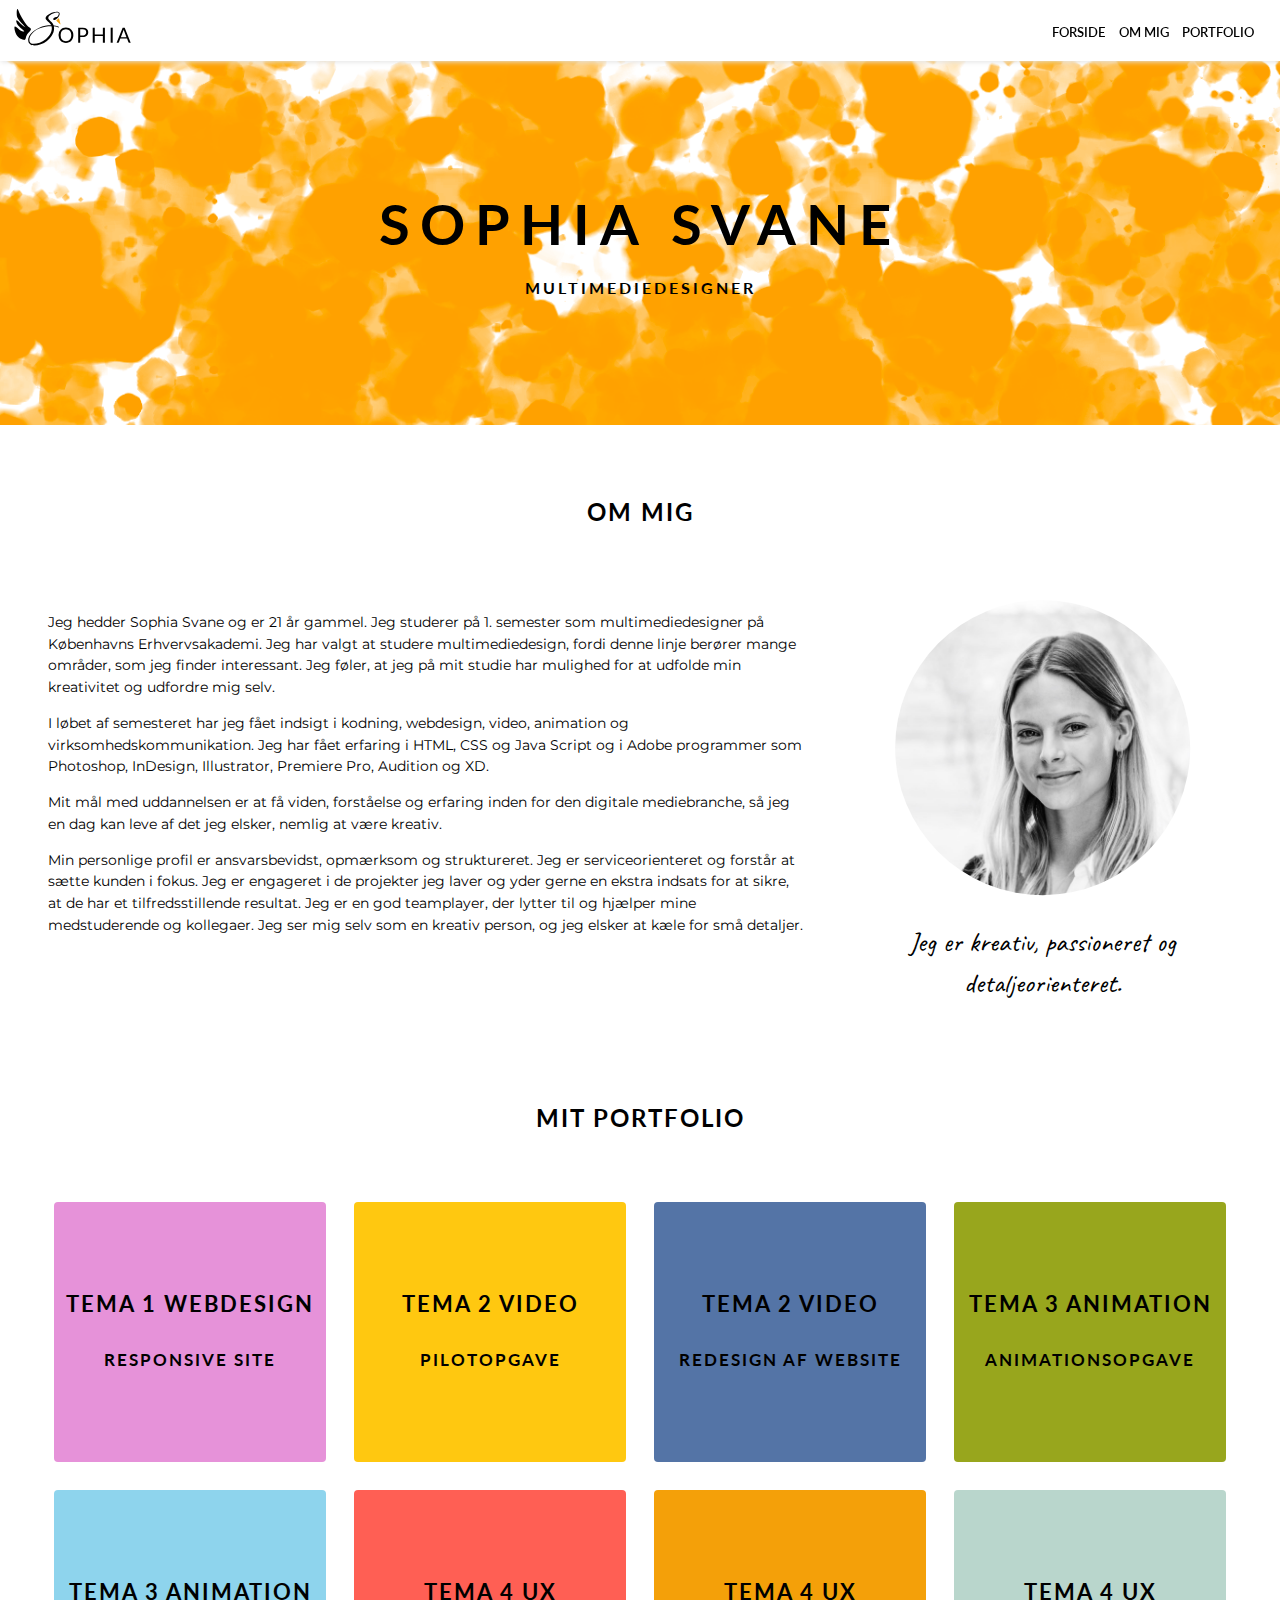
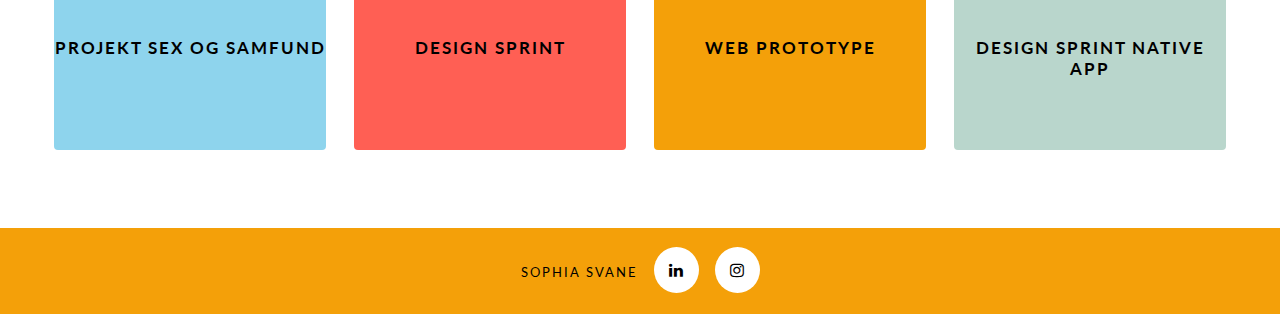
<file: index.html>
<!DOCTYPE html>
<html lang="da">

<head>
    <meta charset="utf-8">
    <meta name="viewport" content="width=device-width, initial-scale=1.0">
    <title>Forside</title>
    <link rel="stylesheet" href="stylesheet.css">
    <link href="https://fonts.googleapis.com/css?family=Montserrat" rel="stylesheet">
    <link href="https://fonts.googleapis.com/css?family=Caveat" rel="stylesheet">
    <link href="https://fonts.googleapis.com/css?family=Lato" rel="stylesheet">
    <link rel="stylesheet" href="https://cdnjs.cloudflare.com/ajax/libs/font-awesome/4.7.0/css/font-awesome.min.css">

    <link rel="apple-touch-icon" sizes="152x152" href="myIcons/apple-touch-icon.png">
    <link rel="icon" type="image/png" sizes="32x32" href="myIcons/favicon-32x32.png">
    <link rel="icon" type="image/png" sizes="16x16" href="myIcons/favicon-16x16.png">
    <link rel="manifest" href="myIcons/site.webmanifest">
    <link rel="mask-icon" href="myIcons/safari-pinned-tab.svg" color="#F4A009">
    <link rel="shortcut icon" href="myIcons/favicon.ico">
    <meta name="msapplication-TileColor" content="#f4a009">
    <meta name="msapplication-config" content="myIcons/browserconfig.xml">
    <meta name="theme-color" content="#ffffff">
</head>

<body>

    <!-- MENU DESKTOP -->
    <header id="menu">
        <a id=svane_logo href="#forside"></a>
        <nav class="hide_menu">

            <a href="#forside">FORSIDE</a>
            <a href="#om_mig">OM MIG</a>
            <a href="#mit_portfolio">PORTFOLIO</a>
        </nav>

        <!-- MENU BURGER MOBIL -->

        <nav class="hide_burgermenu">
            <div id="menu_knap">☰</div>
            <ul id="menu_burger" class="hidden">
                <li><a href="#forside">FORSIDE</a></li>
                <li><a href="#om_mig">OM MIG</a></li>
                <li><a href="#mit_portfolio">PORTFOLIO</a></li>
            </ul>
        </nav>


    </header>

    <!-- FORSIDE -->

    <section id="forside">
        <div id="text">
            <h1>Sophia Svane</h1>
            <h4>Multimediedesigner</h4>
        </div>
    </section>


    <!-- OM MIG -->

    <section id="om_mig">
        <h2>Om mig</h2>

        <div class="sectionwrapper">
            <div class="column_wide">
                <p>
                    <!-- Her skal der stå tekst om mig -->
                    Jeg hedder Sophia Svane og er 21 år gammel. Jeg studerer på 1. semester som multimediedesigner på Københavns Erhvervsakademi. Jeg har valgt at studere multimediedesign, fordi denne linje berører mange områder, som jeg finder interessant. Jeg føler, at jeg på mit studie har mulighed for at udfolde min kreativitet og udfordre mig selv.
                </p>
                <p>
                    I løbet af semesteret har jeg fået indsigt i kodning, webdesign, video, animation og virksomhedskommunikation. Jeg har fået erfaring i HTML, CSS og Java Script og i Adobe programmer som Photoshop, InDesign, Illustrator, Premiere Pro, Audition og XD.
                </p>
                <p>
                    Mit mål med uddannelsen er at få viden, forståelse og erfaring inden for den digitale mediebranche, så jeg en dag kan leve af det jeg elsker, nemlig at være kreativ.
                </p>
                <p>
                    Min personlige profil er ansvarsbevidst, opmærksom og struktureret. Jeg er serviceorienteret og forstår at sætte kunden i fokus. Jeg er engageret i de projekter jeg laver og yder gerne en ekstra indsats for at sikre, at de har et tilfredsstillende resultat. Jeg er en god teamplayer, der lytter til og hjælper mine medstuderende og kollegaer. Jeg ser mig selv som en kreativ person, og jeg elsker at kæle for små detaljer.
                </p>

            </div>

            <div class="column_narrow">
                <div class="billede_top">
                    <div id="potraet_billede"></div>
                </div>
                <div class="bottom">
                    <p>
                        Jeg er kreativ, passioneret og detaljeorienteret.
                    </p>
                </div>
            </div>

        </div>
    </section>

    <!-- PORTFOLIO -->

    <section id="mit_portfolio">
        <h2>Mit portfolio</h2>

        <div class="sectionwrapper">

            <div class="container">

                <a href="responsivesite.html" id="box1" class="box">
                    <h4>Tema 1 Webdesign</h4>
                    <h5>Responsive site</h5>
                </a>

                <a href="pilotopgave.html" id="box2" class="box">
                    <h4>Tema 2 Video</h4>
                    <h5>Pilotopgave</h5>
                </a>

                <a href="redesign.html" id="box3" class="box">
                    <h4>Tema 2 Video</h4>
                    <h5>Redesign af website</h5>
                </a>

                <a href="animationsopgave.html" id="box4" class="box">
                    <h4>Tema 3 Animation</h4>
                    <h5>Animationsopgave</h5>
                </a>

                <a href="sexogsamfund.html" id="box5" class="box">
                    <h4>Tema 3 Animation</h4>
                    <h5>Projekt Sex og Samfund</h5>
                </a>

                <a href="designsprint.html" id="box6" class="box">
                    <h4>Tema 4 UX</h4>
                    <h5>Design Sprint</h5>
                </a>

                <a href="webprototype.html" id="box7" class="box">
                    <h4>Tema 4 UX</h4>
                    <h5>Web prototype</h5>
                </a>

                <a href="nativeapp.html" id="box8" class="box">
                    <h4>Tema 4 UX</h4>
                    <h5>Design Sprint Native App</h5>
                </a>

            </div>

        </div>

    </section>

    <footer>
        <div class="container_footer">
            <div class="column_footer">
                <p>Sophia Svane</p>
            </div>
            <div class="column_footer">
                <a href="https://www.linkedin.com/in/sophia-svane-847617128/" target="_blank" class="fa fa-linkedin"></a>
            </div>
            <div class="column_footer">
                <a href="https://www.instagram.com/sophiasvane/" target="_blank" class="fa fa-instagram"></a>
            </div>

        </div>
    </footer>

    <script src="script.js"></script>

</body>

</html>
</file>
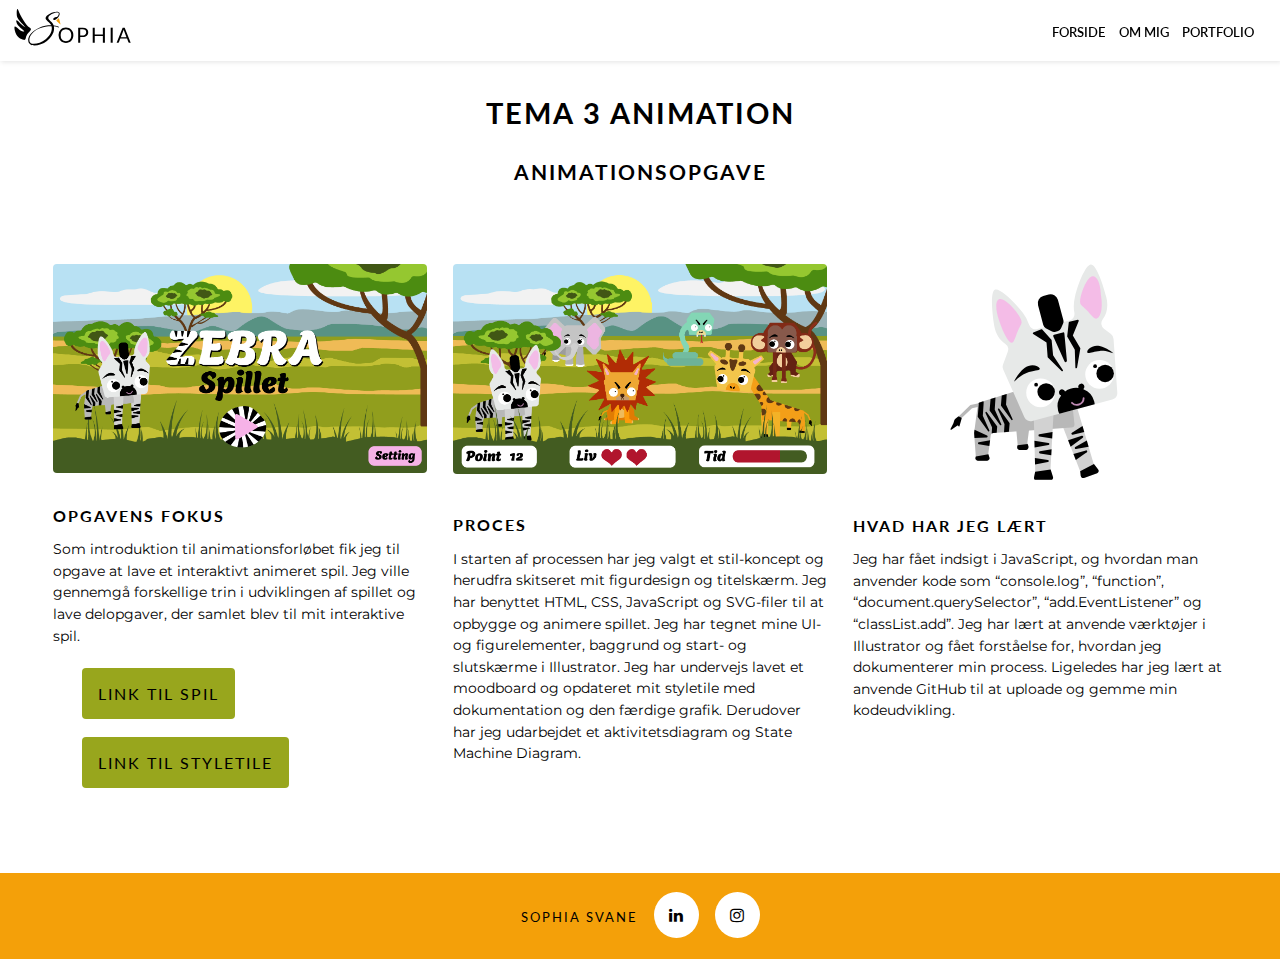
<file: animationsopgave.html>
<!DOCTYPE html>
<html lang="da">

<head>
    <meta charset="utf-8">
    <meta name="viewport" content="width=device-width, initial-scale=1.0">
    <title>Animationsopgave</title>
    <link rel="stylesheet" href="stylesheet.css">
    <link href="https://fonts.googleapis.com/css?family=Montserrat" rel="stylesheet">
    <link href="https://fonts.googleapis.com/css?family=Caveat" rel="stylesheet">
    <link href="https://fonts.googleapis.com/css?family=Lato" rel="stylesheet">
    <link rel="stylesheet" href="https://cdnjs.cloudflare.com/ajax/libs/font-awesome/4.7.0/css/font-awesome.min.css">

    <link rel="apple-touch-icon" sizes="152x152" href="myIcons/apple-touch-icon.png">
    <link rel="icon" type="image/png" sizes="32x32" href="myIcons/favicon-32x32.png">
    <link rel="icon" type="image/png" sizes="16x16" href="myIcons/favicon-16x16.png">
    <link rel="manifest" href="myIcons/site.webmanifest">
    <link rel="mask-icon" href="myIcons/safari-pinned-tab.svg" color="#F4A009">
    <link rel="shortcut icon" href="myIcons/favicon.ico">
    <meta name="msapplication-TileColor" content="#f4a009">
    <meta name="msapplication-config" content="myIcons/browserconfig.xml">
    <meta name="theme-color" content="#ffffff">
</head>

<body>

    <!-- MENU DESKTOP -->
    <header id="menu">
        <a id=svane_logo href="index.html#forside"></a>
        <nav class="hide_menu">
            <a href="index.html#forside">FORSIDE</a>
            <a href="index.html#om_mig">OM MIG</a>
            <a href="index.html#mit_portfolio">PORTFOLIO</a>
        </nav>

        <!-- MENU BURGER MOBIL -->

        <nav class="hide_burgermenu">
            <div id="menu_knap">☰</div>
            <ul id="menu_burger" class="hidden">
                <li><a href="index.html#forside">FORSIDE</a></li>
                <li><a href="index.html#om_mig">OM MIG</a></li>
                <li><a href="index.html#mit_portfolio">PORTFOLIO</a></li>
            </ul>
        </nav>

    </header>


    <section id="tema_3_animationsopgave">
        <h3>Tema 3 Animation</h3>
        <h4>Animationsopgave</h4>

        <div class="sectionwrapper">

            <div class="column">
                <div class="top">
                    <div id="billede_tema3_animation1">
                        <img src="materiale/tema3_animation1.png" alt="startskaerm">
                    </div>
                </div>
                <div class="bottom">
                    <h5>Opgavens fokus</h5>
                    <p>
                        Som introduktion til animationsforløbet fik jeg til opgave at lave et interaktivt animeret spil. Jeg ville gennemgå forskellige trin i udviklingen af spillet og lave delopgaver, der samlet blev til mit interaktive spil.
                    </p>

                    <div class="column_link">
                        <a href="http://sophiasvane.dk/kea/03-animation/spil/index.html/" target="_blank">Link til spil</a>
                    </div>
                    <div class="column_link">
                        <a href="https://drive.google.com/file/d/1iicdBJTPMpVJ6i4CbCbMUats4Z7qa_MM/view?usp=sharing" target="_blank">Link til styletile</a>
                    </div>

                </div>
            </div>

            <div class="column">
                <div class="top">
                    <div id="billede_tema3_animation2">
                        <img src="materiale/tema3_animation2.png" alt="scene">
                    </div>
                </div>

                <div class="bottom">
                    <h5>Proces</h5>
                    <p>
                        I starten af processen har jeg valgt et stil-koncept og herudfra skitseret mit figurdesign og titelskærm. Jeg har benyttet HTML, CSS, JavaScript og SVG-filer til at opbygge og animere spillet. Jeg har tegnet mine UI- og figurelementer, baggrund og start- og slutskærme i Illustrator. Jeg har undervejs lavet et moodboard og opdateret mit styletile med dokumentation og den færdige grafik. Derudover har jeg udarbejdet et aktivitetsdiagram og State Machine Diagram.
                    </p>
                </div>
            </div>

            <div class="column">
                <div class="top">

                    <div id="zebra_sprite"></div>
                        </div>
                        <div id="under_zebra" class="bottom">
                        <h5>Hvad har jeg lært</h5>
                        <p>
                            Jeg har fået indsigt i JavaScript, og hvordan man anvender kode som “console.log”, “function”, “document.querySelector”, “add.EventListener” og “classList.add”. Jeg har lært at anvende værktøjer i Illustrator og fået forståelse for, hvordan jeg dokumenterer min process. Ligeledes har jeg lært at anvende GitHub til at uploade og gemme min kodeudvikling.
                        </p>

                    </div>

                </div>


            </div>

    </section>

    <footer>
        <div class="container_footer">
            <div class="column_footer">
                <p>Sophia Svane</p>
            </div>
            <div class="column_footer">
                <a href="https://www.linkedin.com/in/sophia-svane-847617128/" target="_blank" class="fa fa-linkedin"></a>
            </div>
            <div class="column_footer">
                <a href="https://www.instagram.com/sophiasvane/" target="_blank" class="fa fa-instagram"></a>
            </div>

        </div>
    </footer>

    <script src="script.js"></script>

</body>

</html>
</file>
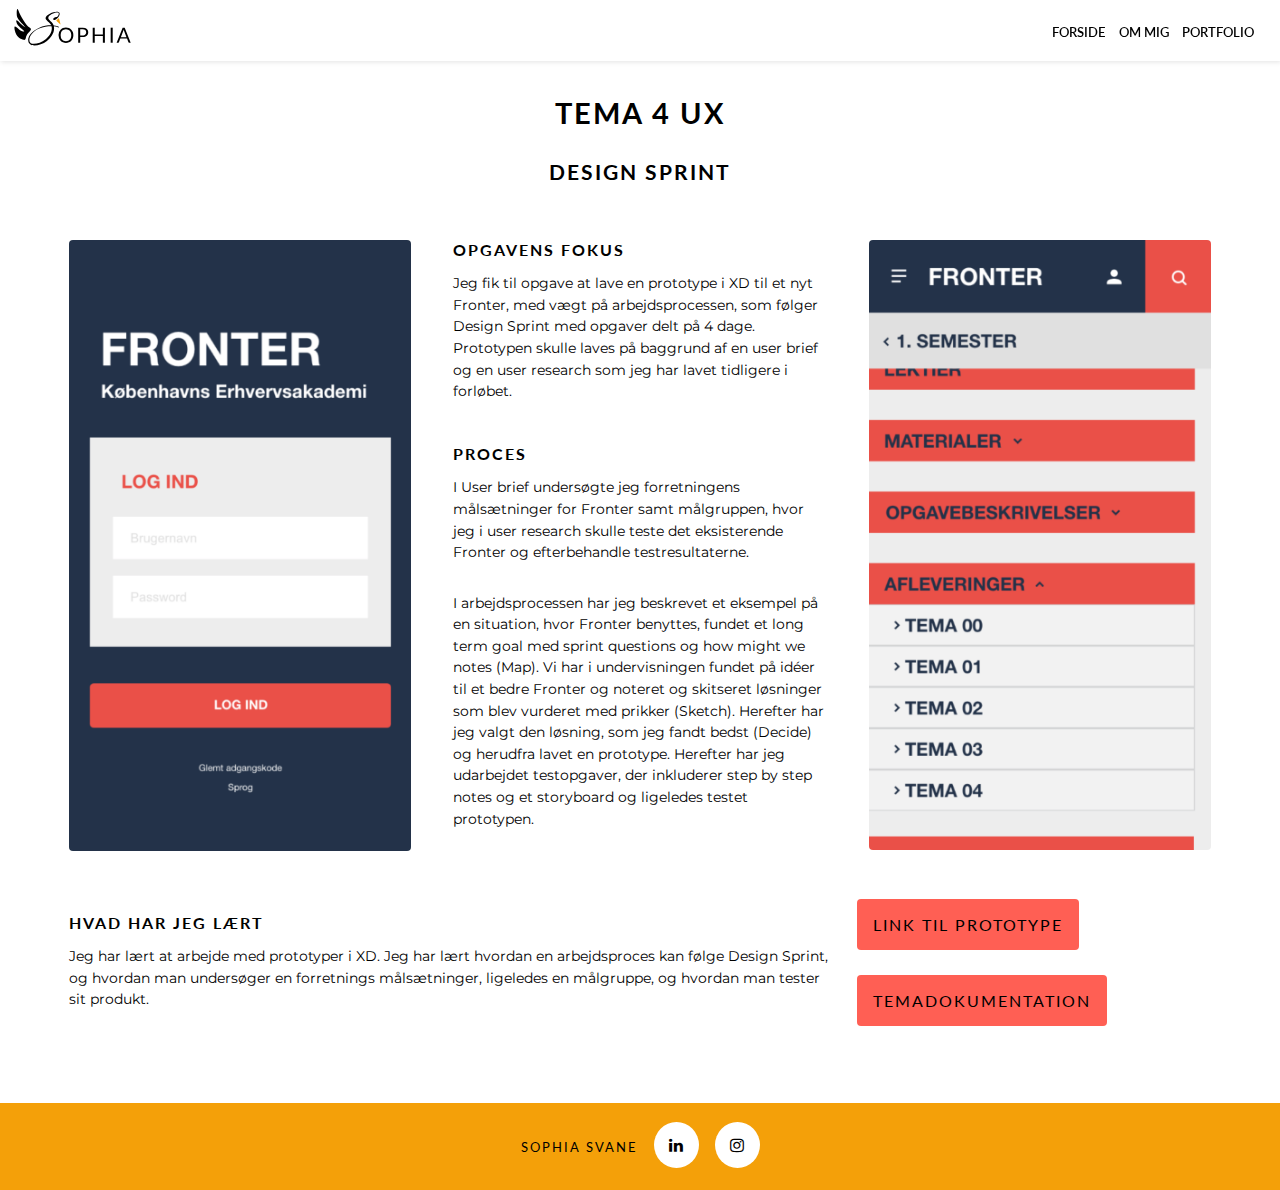
<file: designsprint.html>
<!DOCTYPE html>
<html lang="da">

<head>
    <meta charset="utf-8">
    <meta name="viewport" content="width=device-width, initial-scale=1.0">
    <title>Design Sprint</title>
    <link rel="stylesheet" href="stylesheet.css">
    <link href="https://fonts.googleapis.com/css?family=Montserrat" rel="stylesheet">
    <link href="https://fonts.googleapis.com/css?family=Caveat" rel="stylesheet">
    <link href="https://fonts.googleapis.com/css?family=Lato" rel="stylesheet">
    <link rel="stylesheet" href="https://cdnjs.cloudflare.com/ajax/libs/font-awesome/4.7.0/css/font-awesome.min.css">

    <link rel="apple-touch-icon" sizes="152x152" href="myIcons/apple-touch-icon.png">
    <link rel="icon" type="image/png" sizes="32x32" href="myIcons/favicon-32x32.png">
    <link rel="icon" type="image/png" sizes="16x16" href="myIcons/favicon-16x16.png">
    <link rel="manifest" href="myIcons/site.webmanifest">
    <link rel="mask-icon" href="myIcons/safari-pinned-tab.svg" color="#F4A009">
    <link rel="shortcut icon" href="myIcons/favicon.ico">
    <meta name="msapplication-TileColor" content="#f4a009">
    <meta name="msapplication-config" content="myIcons/browserconfig.xml">
    <meta name="theme-color" content="#ffffff">
</head>

<body>

    <!-- MENU DESKTOP -->
    <header id="menu">
        <a id=svane_logo href="index.html#forside"></a>
        <nav class="hide_menu">
            <a href="index.html#forside">FORSIDE</a>
            <a href="index.html#om_mig">OM MIG</a>
            <a href="index.html#mit_portfolio">PORTFOLIO</a>
        </nav>

        <!-- MENU BURGER MOBIL -->

        <nav class="hide_burgermenu">
            <div id="menu_knap">☰</div>
            <ul id="menu_burger" class="hidden">
                <li><a href="index.html#forside">FORSIDE</a></li>
                <li><a href="index.html#om_mig">OM MIG</a></li>
                <li><a href="index.html#mit_portfolio">PORTFOLIO</a></li>
            </ul>
        </nav>

    </header>

    <section id="tema_4_design_sprint">
        <h3>Tema 4 UX</h3>
        <h4>Design Sprint</h4>

        <div class="sectionwrapper">

            <div class="column">
                <div class="top">
                    <div id="billede_tema4_designsprint1">
                        <img src="materiale/tema4_designsprint1.png" alt="login">
                    </div>
                </div>
            </div>

            <div class="column">
                <div class="designsprint_h5">
                    <h5>Opgavens fokus</h5>
                </div>
                <p>
                    Jeg fik til opgave at lave en prototype i XD til et nyt Fronter, med vægt på arbejdsprocessen, som følger Design Sprint med opgaver delt på 4 dage. Prototypen skulle laves på baggrund af en user brief og en user research som jeg har lavet tidligere i forløbet.
                </p>
                <h5>Proces</h5>
                <p>
                    I User brief undersøgte jeg forretningens målsætninger for Fronter samt målgruppen, hvor jeg i user research skulle teste det eksisterende Fronter og efterbehandle testresultaterne.
                </p>
                <p>
                    I arbejdsprocessen har jeg beskrevet et eksempel på en situation, hvor Fronter benyttes, fundet et long term goal med sprint questions og how might we notes (Map). Vi har i undervisningen fundet på idéer til et bedre Fronter og noteret og skitseret løsninger som blev vurderet med prikker (Sketch). Herefter har jeg valgt den løsning, som jeg fandt bedst (Decide) og herudfra lavet en prototype. Herefter har jeg udarbejdet testopgaver, der inkluderer step by step notes og et storyboard og ligeledes testet prototypen.
                </p>
            </div>

            <div class="column">
                <div id="billede_tema4_designsprint2">
                    <img src="materiale/tema4_designsprint2.png" alt="temaside">
                </div>
            </div>

        </div>

        <div class="sectionwrapper_designsprint">
            <div class="column_lang">
                <h5>Hvad har jeg lært</h5>
                <p>
                    Jeg har lært at arbejde med prototyper i XD. Jeg har lært hvordan en arbejdsproces kan følge Design Sprint, og hvordan man undersøger en forretnings målsætninger, ligeledes en målgruppe, og hvordan man tester sit produkt.
                </p>
            </div>
            <div class="column_kort">
                <div class="column_link">
                    <a href="https://xd.adobe.com/view/bcb39bd4-014e-48a9-42c9-562eaa4c1d5e-ca82/" target="_blank">Link til prototype</a>
                </div>
                <div class="column_link">
                    <a href="https://drive.google.com/file/d/1Qm375X4gB3LUEr5DMUuAYmEboHuQ49hp/view?usp=sharing" target="_blank">Temadokumentation</a>
                </div>
            </div>

        </div>

    </section>

    <footer>
        <div class="container_footer">
            <div class="column_footer">
                <p>Sophia Svane</p>
            </div>
            <div class="column_footer">
                <a href="https://www.linkedin.com/in/sophia-svane-847617128/" target="_blank" class="fa fa-linkedin"></a>
            </div>
            <div class="column_footer">
                <a href="https://www.instagram.com/sophiasvane/" target="_blank" class="fa fa-instagram"></a>
            </div>

        </div>
    </footer>

    <script src="script.js"></script>

</body>

</html>
</file>
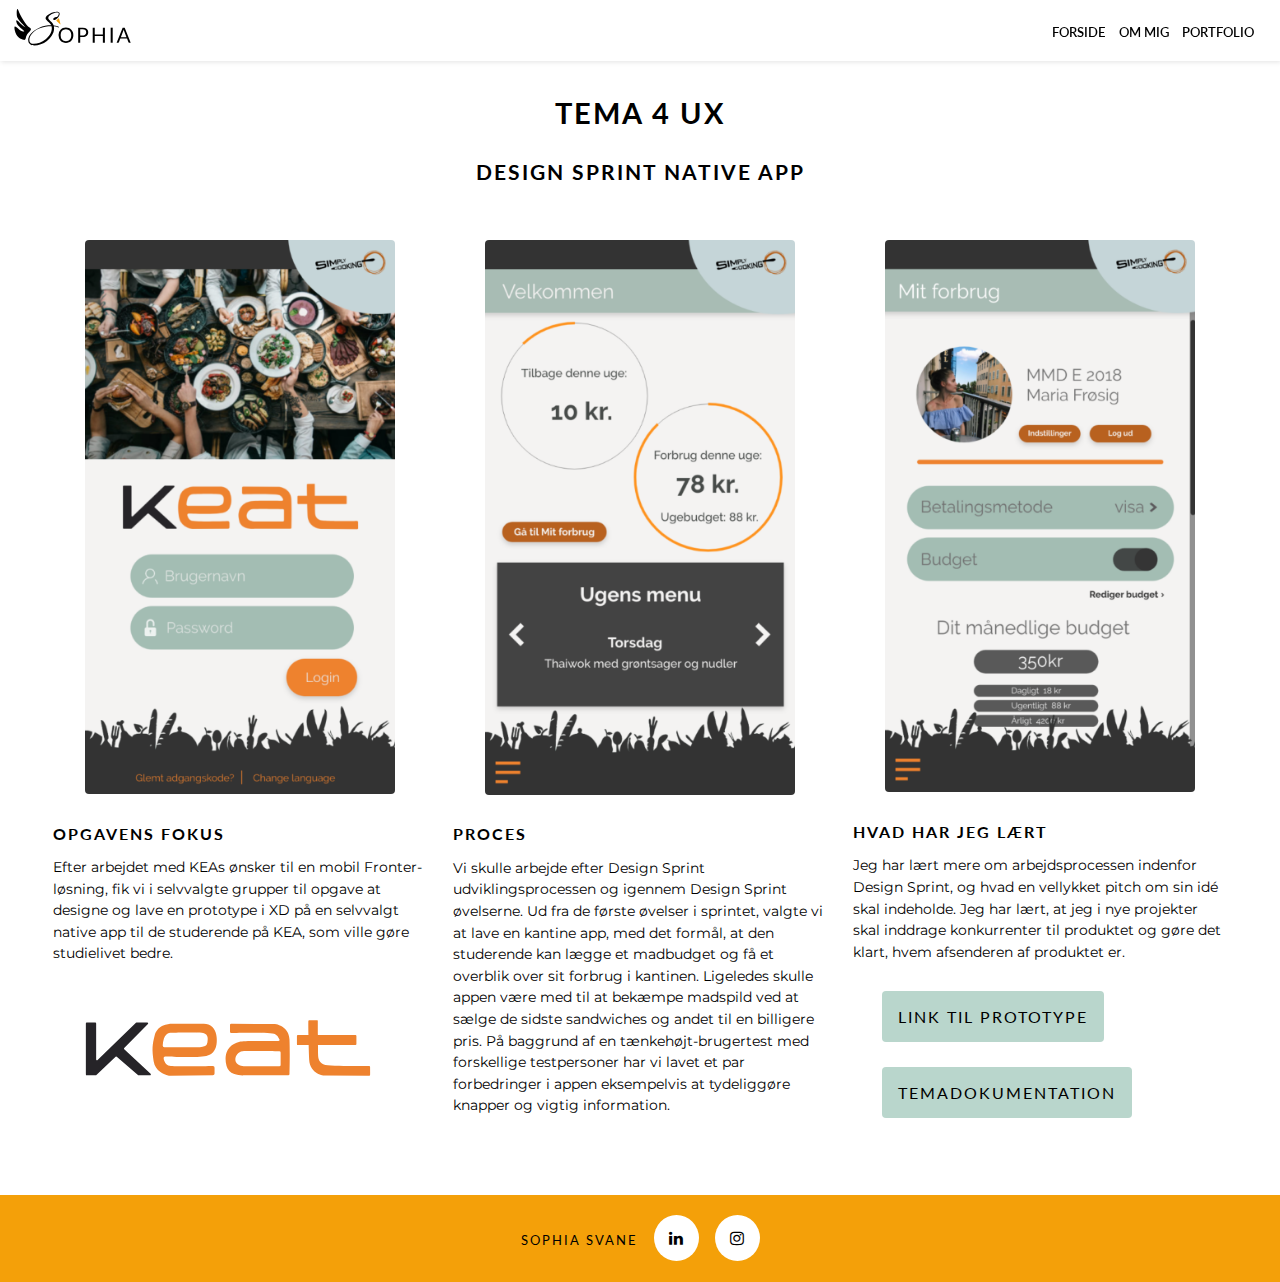
<file: nativeapp.html>
<!DOCTYPE html>
<html lang="da">

<head>
    <meta charset="utf-8">
    <meta name="viewport" content="width=device-width, initial-scale=1.0">
    <title>Native App</title>
    <link rel="stylesheet" href="stylesheet.css">
    <link href="https://fonts.googleapis.com/css?family=Montserrat" rel="stylesheet">
    <link href="https://fonts.googleapis.com/css?family=Caveat" rel="stylesheet">
    <link href="https://fonts.googleapis.com/css?family=Lato" rel="stylesheet">
    <link rel="stylesheet" href="https://cdnjs.cloudflare.com/ajax/libs/font-awesome/4.7.0/css/font-awesome.min.css">

    <link rel="apple-touch-icon" sizes="152x152" href="myIcons/apple-touch-icon.png">
    <link rel="icon" type="image/png" sizes="32x32" href="myIcons/favicon-32x32.png">
    <link rel="icon" type="image/png" sizes="16x16" href="myIcons/favicon-16x16.png">
    <link rel="manifest" href="myIcons/site.webmanifest">
    <link rel="mask-icon" href="myIcons/safari-pinned-tab.svg" color="#F4A009">
    <link rel="shortcut icon" href="myIcons/favicon.ico">
    <meta name="msapplication-TileColor" content="#f4a009">
    <meta name="msapplication-config" content="myIcons/browserconfig.xml">
    <meta name="theme-color" content="#ffffff">
</head>

<body>

    <!-- MENU DESKTOP -->
    <header id="menu">
        <a id=svane_logo href="index.html#forside"></a>
        <nav class="hide_menu">
            <a href="index.html#forside">FORSIDE</a>
            <a href="index.html#om_mig">OM MIG</a>
            <a href="index.html#mit_portfolio">PORTFOLIO</a>
        </nav>

        <!-- MENU BURGER MOBIL -->

        <nav class="hide_burgermenu">
            <div id="menu_knap">☰</div>
            <ul id="menu_burger" class="hidden">
                <li><a href="index.html#forside">FORSIDE</a></li>
                <li><a href="index.html#om_mig">OM MIG</a></li>
                <li><a href="index.html#mit_portfolio">PORTFOLIO</a></li>
            </ul>
        </nav>

    </header>

    <section id="tema_4_native_app">
        <h3>Tema 4 UX</h3>
        <h4>Design Sprint Native App</h4>

        <div class="sectionwrapper">

            <div class="column">
                <div id="tema4_native1">
                    <img src="materiale/tema4_nativeapp1.png" alt="login">
                </div>
                <h5>Opgavens fokus</h5>
                <p>
                    Efter arbejdet med KEAs ønsker til en mobil Fronter-løsning, fik vi i selvvalgte grupper til opgave at designe og lave en prototype i XD på en selvvalgt native app til de studerende på KEA, som ville gøre studielivet bedre.
                </p>
                <div id="tema4_keatlogo">
                    <img src="materiale/keat_logo.svg" alt="keatlogo">
                </div>
            </div>

            <div class="column">
                <div id="tema4_native2">
                    <img src="materiale/tema4_nativeapp2.png" alt="forside">
                </div>
                <h5>Proces</h5>
                <p>
                    Vi skulle arbejde efter Design Sprint udviklingsprocessen og igennem Design Sprint øvelserne. Ud fra de første øvelser i sprintet, valgte vi at lave en kantine app, med det formål, at den studerende kan lægge et madbudget og få et overblik over sit forbrug i kantinen. Ligeledes skulle appen være med til at bekæmpe madspild ved at sælge de sidste sandwiches og andet til en billigere pris. På baggrund af en tænkehøjt-brugertest med forskellige testpersoner har vi lavet et par forbedringer i appen eksempelvis at tydeliggøre knapper og vigtig information.
                </p>
            </div>

            <div class="column">
                <div id="tema4_native3">
                    <img src="materiale/tema4_nativeapp3.png" alt="forbrug">
                </div>
                <h5>Hvad har jeg lært</h5>
                <p>
                    Jeg har lært mere om arbejdsprocessen indenfor Design Sprint, og hvad en vellykket pitch om sin idé skal indeholde. Jeg har lært, at jeg i nye projekter skal inddrage konkurrenter til produktet og gøre det klart, hvem afsenderen af produktet er.
                </p>

                <div class="column_link">
                    <a href="https://xd.adobe.com/view/ee6bb169-9232-4b41-790a-b930e3994082-985a/?fbclid=IwAR0eupAngW0wFPtzpnv0Yi1sHZFHEz3rmkhJjQ44p1gzA7GOm_ZKkJPDfGs" target="_blank">Link til prototype</a>
                </div>
                <div class="column_link">
                    <a href="https://drive.google.com/file/d/1Qm375X4gB3LUEr5DMUuAYmEboHuQ49hp/view?usp=sharing" target="_blank">Temadokumentation</a>
                </div>

            </div>


        </div>
    </section>

    <footer>
        <div class="container_footer">
            <div class="column_footer">
                <p>Sophia Svane</p>
            </div>
            <div class="column_footer">
                <a href="https://www.linkedin.com/in/sophia-svane-847617128/" target="_blank" class="fa fa-linkedin"></a>
            </div>
            <div class="column_footer">
                <a href="https://www.instagram.com/sophiasvane/" target="_blank" class="fa fa-instagram"></a>
            </div>

        </div>
    </footer>

    <script src="script.js"></script>

</body>

</html>
</file>
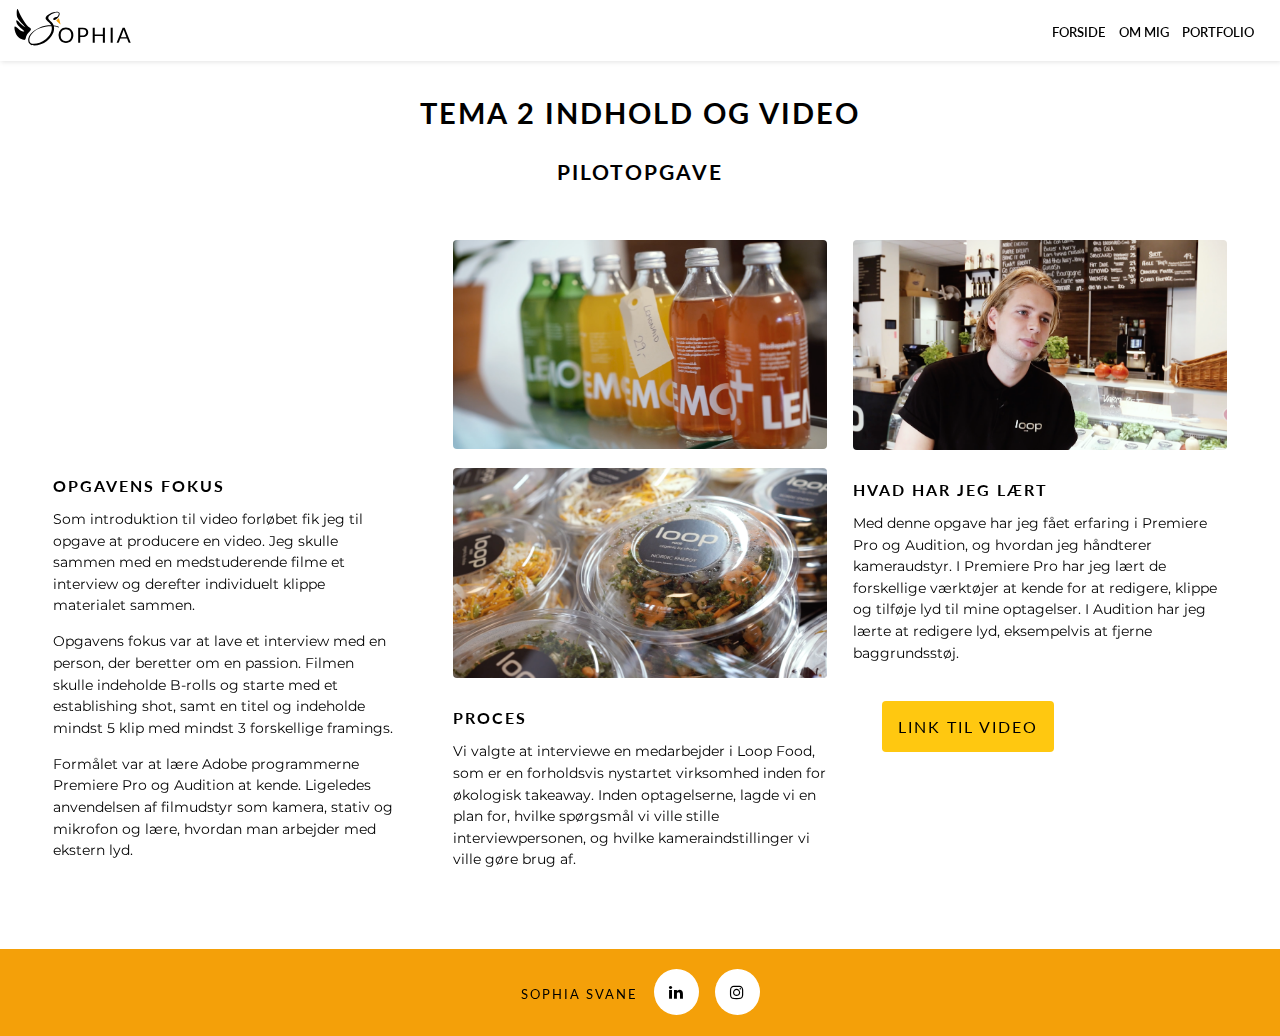
<file: pilotopgave.html>
<!DOCTYPE html>
<html lang="da">

<head>
    <meta charset="utf-8">
    <meta name="viewport" content="width=device-width, initial-scale=1.0">
    <title>Pilotopgave</title>
    <link rel="stylesheet" href="stylesheet.css">
    <link href="https://fonts.googleapis.com/css?family=Montserrat" rel="stylesheet">
    <link href="https://fonts.googleapis.com/css?family=Caveat" rel="stylesheet">
    <link href="https://fonts.googleapis.com/css?family=Lato" rel="stylesheet">
    <link rel="stylesheet" href="https://cdnjs.cloudflare.com/ajax/libs/font-awesome/4.7.0/css/font-awesome.min.css">

    <link rel="apple-touch-icon" sizes="152x152" href="myIcons/apple-touch-icon.png">
    <link rel="icon" type="image/png" sizes="32x32" href="myIcons/favicon-32x32.png">
    <link rel="icon" type="image/png" sizes="16x16" href="myIcons/favicon-16x16.png">
    <link rel="manifest" href="myIcons/site.webmanifest">
    <link rel="mask-icon" href="myIcons/safari-pinned-tab.svg" color="#F4A009">
    <link rel="shortcut icon" href="myIcons/favicon.ico">
    <meta name="msapplication-TileColor" content="#f4a009">
    <meta name="msapplication-config" content="myIcons/browserconfig.xml">
    <meta name="theme-color" content="#ffffff">
</head>

<body>

    <!-- MENU DESKTOP -->
    <header id="menu">
        <a id=svane_logo href="index.html#forside"></a>
        <nav class="hide_menu">
            <a href="index.html#forside">FORSIDE</a>
            <a href="index.html#om_mig">OM MIG</a>
            <a href="index.html#mit_portfolio">PORTFOLIO</a>
        </nav>

        <!-- MENU BURGER MOBIL -->

        <nav class="hide_burgermenu">
            <div id="menu_knap">☰</div>
            <ul id="menu_burger" class="hidden">
                <li><a href="index.html#forside">FORSIDE</a></li>
                <li><a href="index.html#om_mig">OM MIG</a></li>
                <li><a href="index.html#mit_portfolio">PORTFOLIO</a></li>
            </ul>
        </nav>

    </header>


    <section id="tema_2_pilotopgave">
        <h3>Tema 2 Indhold og video</h3>
        <h4>Pilotopgave</h4>

        <div class="sectionwrapper">

            <div class="column">
                <div class="top">
                    <div id="video_pilotprojekt">
                        <iframe class="video" src="https://www.youtube.com/embed/p-sUZIXTsCw" allowfullscreen></iframe>
                    </div>
                </div>
                <div id="bottom1" class="bottom">
                    <h5>Opgavens fokus</h5>
                    <p>
                        Som introduktion til video forløbet fik jeg til opgave at producere en video. Jeg skulle sammen med en medstuderende filme et interview og derefter individuelt klippe materialet sammen.
                    </p>
                    <p>
                        Opgavens fokus var at lave et interview med en person, der beretter om en passion. Filmen skulle indeholde B-rolls og starte med et establishing shot, samt en titel og indeholde mindst 5 klip med mindst 3 forskellige framings.
                    </p>
                    <p>
                        Formålet var at lære Adobe programmerne Premiere Pro og Audition at kende. Ligeledes anvendelsen af filmudstyr som kamera, stativ og mikrofon og lære, hvordan man arbejder med ekstern lyd.
                    </p>
                </div>
            </div>

            <div class="column">
                <div class="top">
                    <div id="billede_tema2_pilot1">
                        <img src="materiale/tema2_pilot1.png" alt="lemonade">
                    </div>
                    <div id="billede_tema2_pilot2">
                        <img src="materiale/tema2_pilot2.png" alt="salat">
                    </div>
                </div>

                <div class="bottom">
                    <h5>Proces</h5>
                    <p>
                        Vi valgte at interviewe en medarbejder i Loop Food, som er en forholdsvis nystartet virksomhed inden for økologisk takeaway. Inden optagelserne, lagde vi en plan for, hvilke spørgsmål vi ville stille interviewpersonen, og hvilke kameraindstillinger vi ville gøre brug af.
                    </p>
                </div>
            </div>


            <div class="column">
                <div class="top">
                    <div id="billede_tema2_pilot3">
                        <img src="materiale/tema2_pilot3.png" alt="interview">
                    </div>
                </div>

                <div class="bottom">
                    <h5>Hvad har jeg lært</h5>
                    <p>
                        Med denne opgave har jeg fået erfaring i Premiere Pro og Audition, og hvordan jeg håndterer kameraudstyr. I Premiere Pro har jeg lært de forskellige værktøjer at kende for at redigere, klippe og tilføje lyd til mine optagelser. I Audition har jeg lærte at redigere lyd, eksempelvis at fjerne baggrundsstøj.
                    </p>

                    <div class="column_link">
                        <a href="https://www.youtube.com/watch?v=p-sUZIXTsCw&index=59&list=PLHvG9QDAyDyOl3oiS3sNnfsMk_HMQyZf1" target="_blank">Link til video</a>
                    </div>

                </div>
            </div>

        </div>

    </section>

    <footer>
        <div class="container_footer">
            <div class="column_footer">
                <p>Sophia Svane</p>
            </div>
            <div class="column_footer">
                <a href="https://www.linkedin.com/in/sophia-svane-847617128/" target="_blank" class="fa fa-linkedin"></a>
            </div>
            <div class="column_footer">
                <a href="https://www.instagram.com/sophiasvane/" target="_blank" class="fa fa-instagram"></a>
            </div>

        </div>
    </footer>

    <script src="script.js"></script>

</body>

</html>
</file>
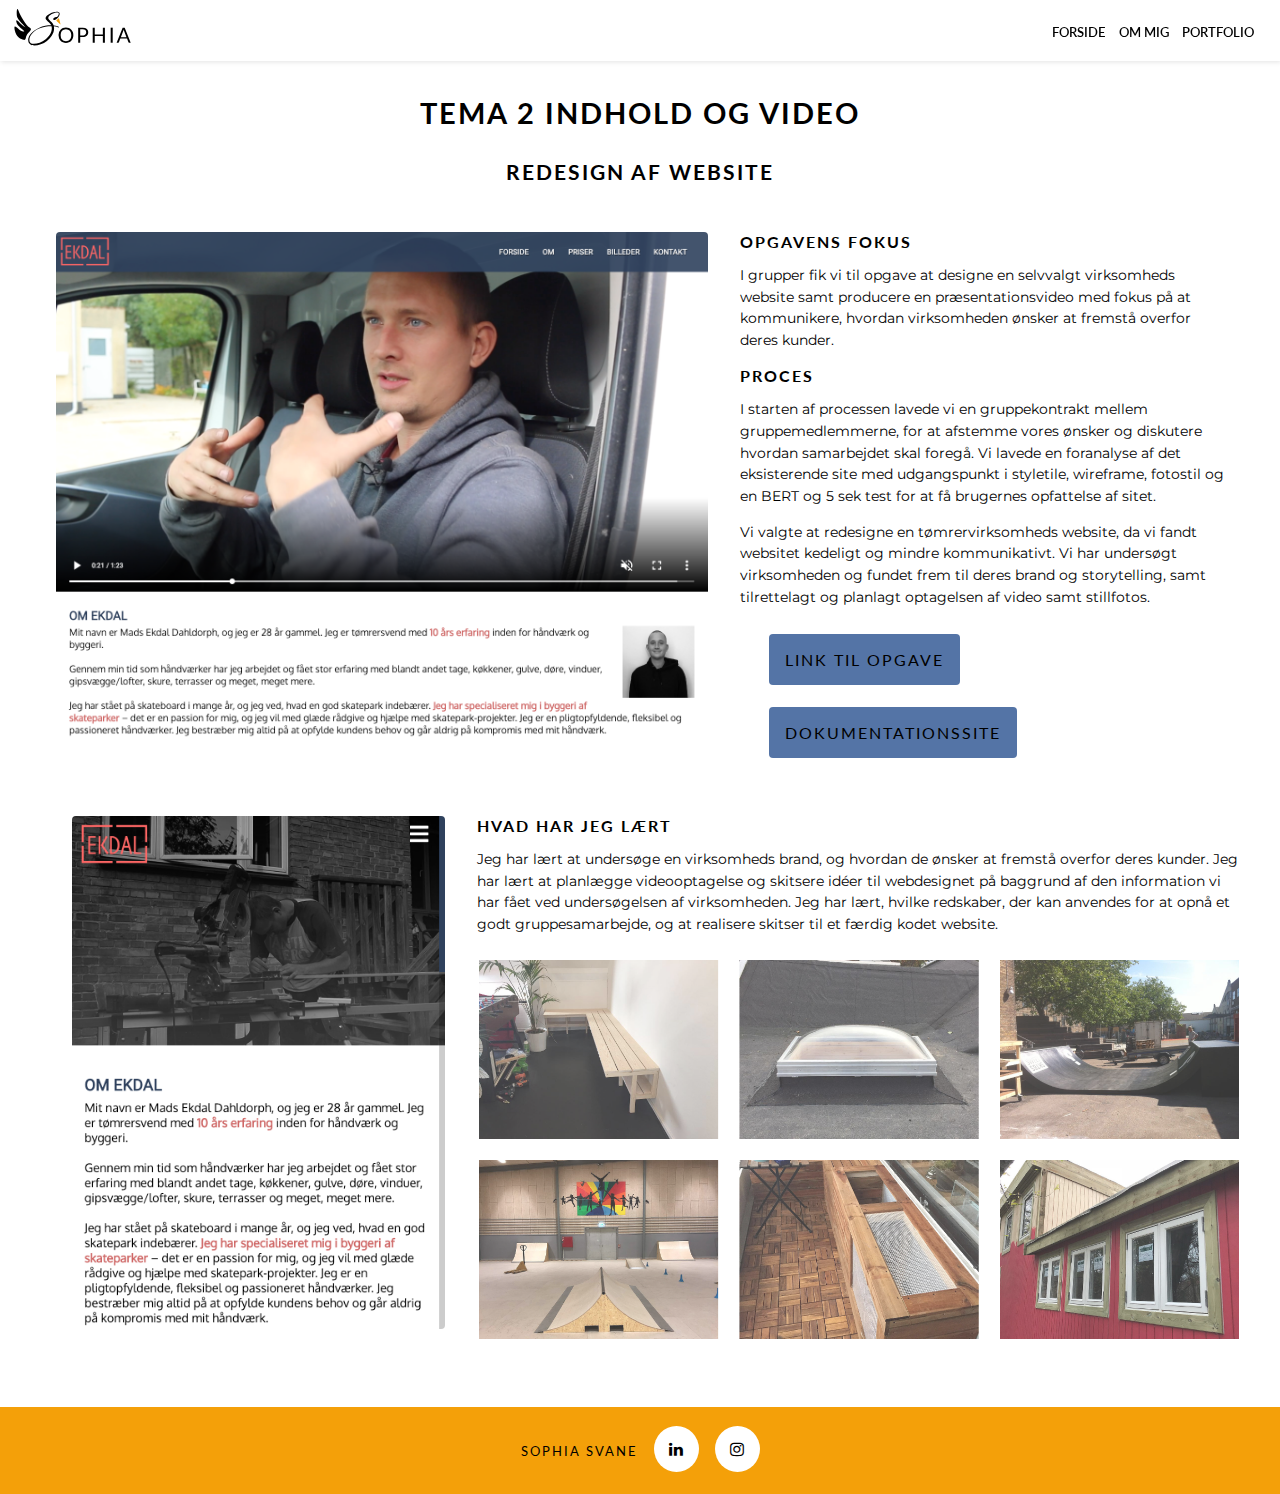
<file: redesign.html>
<!DOCTYPE html>
<html lang="da">

<head>
    <meta charset="utf-8">
    <meta name="viewport" content="width=device-width, initial-scale=1.0">
    <title>Redesign af website</title>
    <link rel="stylesheet" href="stylesheet.css">
    <link href="https://fonts.googleapis.com/css?family=Montserrat" rel="stylesheet">
    <link href="https://fonts.googleapis.com/css?family=Caveat" rel="stylesheet">
    <link href="https://fonts.googleapis.com/css?family=Lato" rel="stylesheet">
    <link rel="stylesheet" href="https://cdnjs.cloudflare.com/ajax/libs/font-awesome/4.7.0/css/font-awesome.min.css">

    <link rel="apple-touch-icon" sizes="152x152" href="myIcons/apple-touch-icon.png">
    <link rel="icon" type="image/png" sizes="32x32" href="myIcons/favicon-32x32.png">
    <link rel="icon" type="image/png" sizes="16x16" href="myIcons/favicon-16x16.png">
    <link rel="manifest" href="myIcons/site.webmanifest">
    <link rel="mask-icon" href="myIcons/safari-pinned-tab.svg" color="#F4A009">
    <link rel="shortcut icon" href="myIcons/favicon.ico">
    <meta name="msapplication-TileColor" content="#f4a009">
    <meta name="msapplication-config" content="myIcons/browserconfig.xml">
    <meta name="theme-color" content="#ffffff">
</head>

<body>

    <!-- MENU DESKTOP -->
    <header id="menu">
        <a id=svane_logo href="index.html#forside"></a>
        <nav class="hide_menu">
            <a href="index.html#forside">FORSIDE</a>
            <a href="index.html#om_mig">OM MIG</a>
            <a href="index.html#mit_portfolio">PORTFOLIO</a>
        </nav>

        <!-- MENU BURGER MOBIL -->

        <nav class="hide_burgermenu">
            <div id="menu_knap">☰</div>
            <ul id="menu_burger" class="hidden">
                <li><a href="index.html#forside">FORSIDE</a></li>
                <li><a href="index.html#om_mig">OM MIG</a></li>
                <li><a href="index.html#mit_portfolio">PORTFOLIO</a></li>
            </ul>
        </nav>
    </header>


    <section id="tema_2_redesign">
        <h3>Tema 2 Indhold og video</h3>
        <h4>Redesign af website</h4>

        <div class="sectionwrapper2">

            <div class="column1">
                <div class="top">
                    <div id="billede_tema2_redesign1">
                        <img src="materiale/tema2_redesign1.png" alt="desktop">
                    </div>
                </div>
                <div class="bottom">
                    <h5>Opgavens fokus</h5>
                    <p>
                        I grupper fik vi til opgave at designe en selvvalgt virksomheds website samt producere en præsentationsvideo med fokus på at kommunikere, hvordan virksomheden ønsker at fremstå overfor deres kunder.
                    </p>

                    <h5>Proces</h5>
                    <p>
                        I starten af processen lavede vi en gruppekontrakt mellem gruppemedlemmerne, for at afstemme vores ønsker og diskutere hvordan samarbejdet skal foregå. Vi lavede en foranalyse af det eksisterende site med udgangspunkt i styletile, wireframe, fotostil og en BERT og 5 sek test for at få brugernes opfattelse af sitet.
                    </p>
                    <p>
                        Vi valgte at redesigne en tømrervirksomheds website, da vi fandt websitet kedeligt og mindre kommunikativt. Vi har undersøgt virksomheden og fundet frem til deres brand og storytelling, samt tilrettelagt og planlagt optagelsen af video samt stillfotos.
                    </p>

                    <div class="column_link">
                        <a href="http://www.sophiasvane.dk/kea/02-content/02-redesign/02_02_06_redesign/index.html" target="_blank">Link til opgave</a>
                    </div>
                    <div class="column_link">
                        <a href="http://www.sophiasvane.dk/kea/02-content/02-redesign/02_02_03_dokumentationsite_v3_final/index.html" target="_blank">Dokumentationssite</a>
                    </div>
                </div>
            </div>

            <div class="column2">
                <div class="top2">
                    <div id="billede_tema2_redesign2">
                        <img src="materiale/tema2_redesign2.png" alt="mobil">
                    </div>
                </div>

                <div class="bottom2">

                    <h5>Hvad har jeg lært</h5>
                    <p>
                        Jeg har lært at undersøge en virksomheds brand, og hvordan de ønsker at fremstå overfor deres kunder. Jeg har lært at planlægge videooptagelse og skitsere idéer til webdesignet på baggrund af den information vi har fået ved undersøgelsen af virksomheden. Jeg har lært, hvilke redskaber, der kan anvendes for at opnå et godt gruppesamarbejde, og at realisere skitser til et færdig kodet website.
                    </p>

                    <div id="billede_tema2_redesign3">
                        <img src="materiale/tema2_redesign3.png" alt="billeder">
                    </div>
                </div>
            </div>
        </div>

    </section>


    <footer>
        <div class="container_footer">
            <div class="column_footer">
                <p>Sophia Svane</p>
            </div>
            <div class="column_footer">
                <a href="https://www.linkedin.com/in/sophia-svane-847617128/" target="_blank" class="fa fa-linkedin"></a>
            </div>
            <div class="column_footer">
                <a href="https://www.instagram.com/sophiasvane/" target="_blank" class="fa fa-instagram"></a>
            </div>

        </div>
    </footer>

    <script src="script.js"></script>

</body>

</html>
</file>
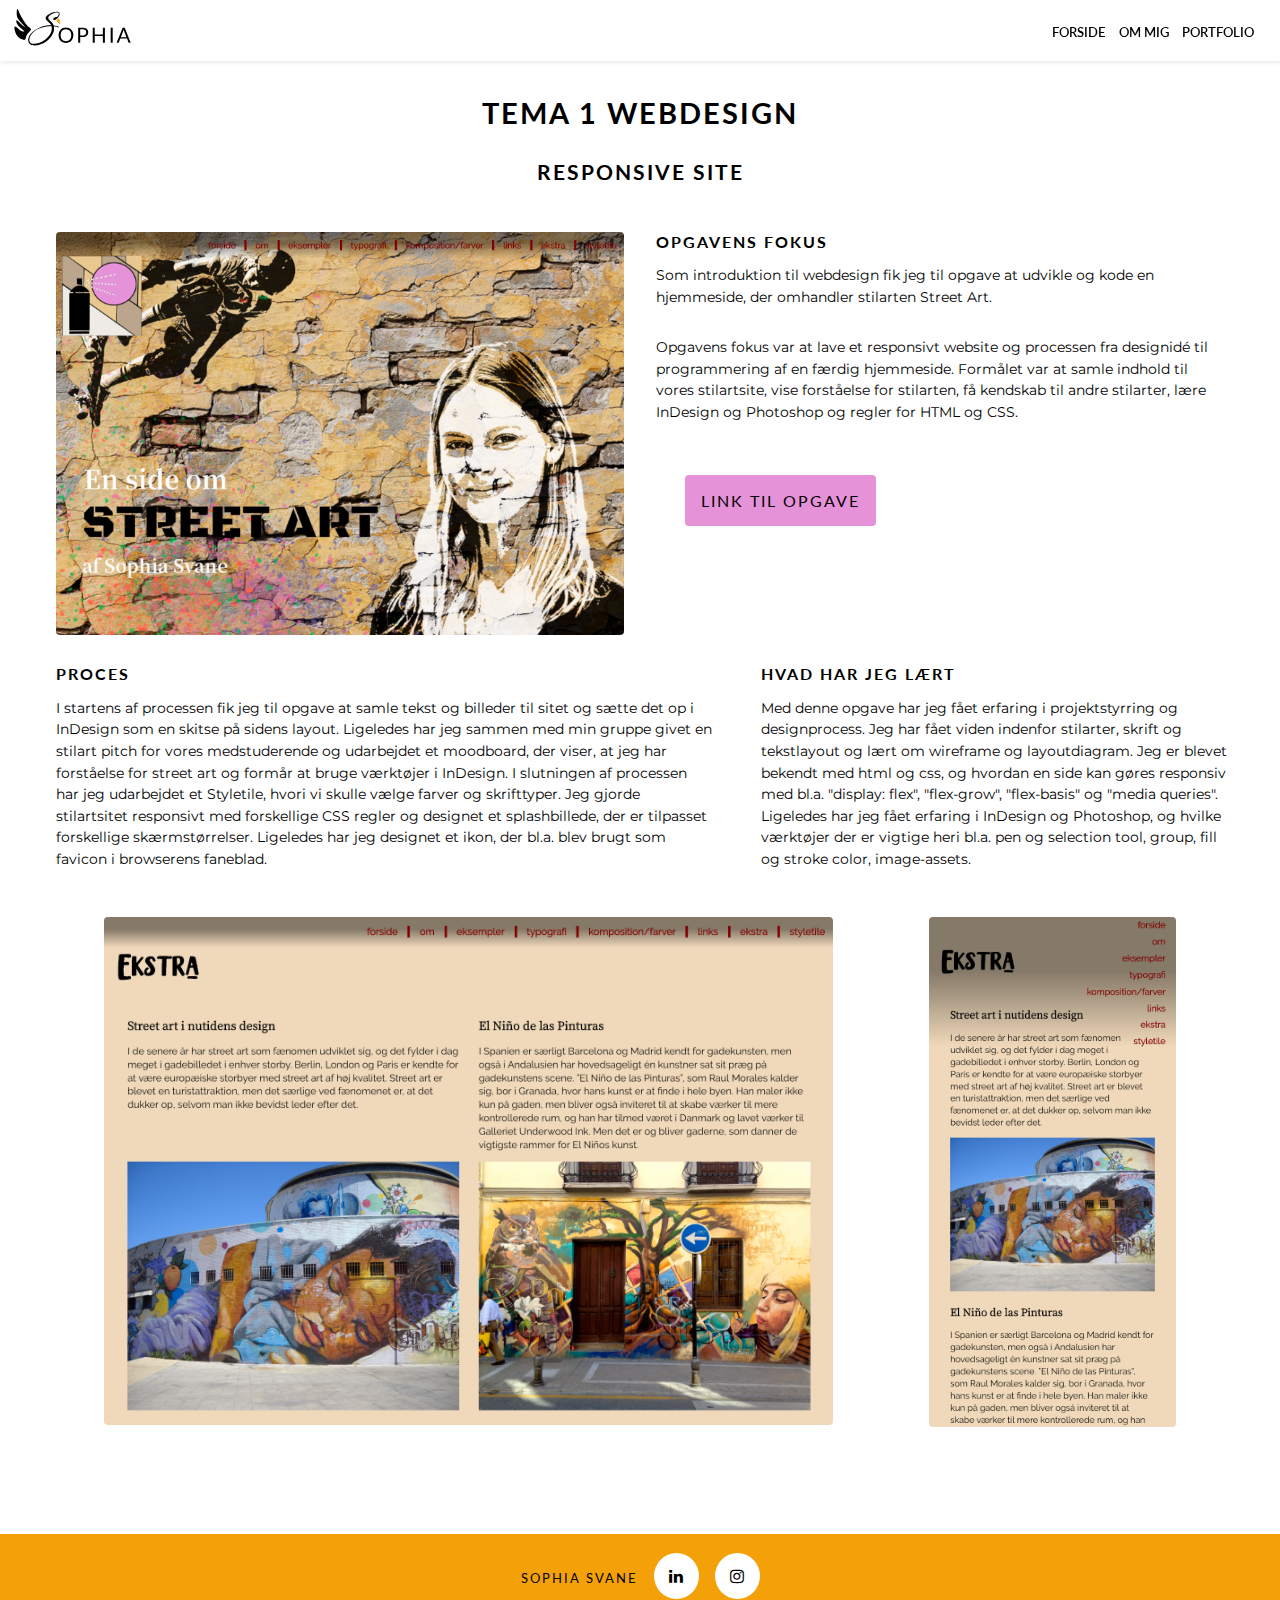
<file: responsivesite.html>
<!DOCTYPE html>
<html lang="da">

<head>
    <meta charset="utf-8">
    <meta name="viewport" content="width=device-width, initial-scale=1.0">
    <title>Responsive site</title>
    <link rel="stylesheet" href="stylesheet.css">
    <link href="https://fonts.googleapis.com/css?family=Montserrat" rel="stylesheet">
    <link href="https://fonts.googleapis.com/css?family=Caveat" rel="stylesheet">
    <link href="https://fonts.googleapis.com/css?family=Lato" rel="stylesheet">
    <link rel="stylesheet" href="https://cdnjs.cloudflare.com/ajax/libs/font-awesome/4.7.0/css/font-awesome.min.css">

    <link rel="apple-touch-icon" sizes="152x152" href="myIcons/apple-touch-icon.png">
    <link rel="icon" type="image/png" sizes="32x32" href="myIcons/favicon-32x32.png">
    <link rel="icon" type="image/png" sizes="16x16" href="myIcons/favicon-16x16.png">
    <link rel="manifest" href="myIcons/site.webmanifest">
    <link rel="mask-icon" href="myIcons/safari-pinned-tab.svg" color="#F4A009">
    <link rel="shortcut icon" href="myIcons/favicon.ico">
    <meta name="msapplication-TileColor" content="#f4a009">
    <meta name="msapplication-config" content="myIcons/browserconfig.xml">
    <meta name="theme-color" content="#ffffff">
</head>

<body>

    <!-- MENU DESKTOP -->
    <header id="menu">
        <a id=svane_logo href="index.html#forside"></a>
        <nav class="hide_menu">
            <a href="index.html#forside">FORSIDE</a>
            <a href="index.html#om_mig">OM MIG</a>
            <a href="index.html#mit_portfolio">PORTFOLIO</a>
        </nav>

        <!-- MENU BURGER MOBIL -->

        <nav class="hide_burgermenu">
            <div id="menu_knap">☰</div>
            <ul id="menu_burger" class="hidden">
                <li><a href="index.html#forside">FORSIDE</a></li>
                <li><a href="index.html#om_mig">OM MIG</a></li>
                <li><a href="index.html#mit_portfolio">PORTFOLIO</a></li>
            </ul>
        </nav>

    </header>


    <section id="tema_1_responsivesite">
        <h3>Tema 1 Webdesign</h3>
        <h4>Responsive site</h4>

        <div class="sectionwrapper3">

            <div class="container_tema1_top">
                <div class="column_tema1_left">
                    <div id="billede_tema1_responsive1">
                        <img src="materiale/tem1_responsive3.png" alt="splashbillede">
                    </div>
                </div>

                <div class="column_tema1_right">
                    <h5>Opgavens fokus</h5>
                    <p>
                        Som introduktion til webdesign fik jeg til opgave at udvikle og kode en hjemmeside, der omhandler stilarten Street Art.
                    </p>
                    <p>
                        Opgavens fokus var at lave et responsivt website og processen fra designidé til programmering af en færdig hjemmeside.
                        Formålet var at samle indhold til vores stilartsite, vise forståelse for stilarten, få kendskab til andre stilarter, lære InDesign og Photoshop og regler for HTML og CSS.
                    </p>

                    <div class="column_link">
                        <a href="http://sophiasvane.dk/kea/01-web/04-responsive/01_04_02_responsive_v2/" target="_blank">Link til opgave</a>
                    </div>
                </div>
            </div>

            <div class="container_tema1_top">
                <div class="column1_tema1_left">
                    <h5>Proces</h5>
                    <p>
                        I startens af processen fik jeg til opgave at samle tekst og billeder til sitet og sætte det op i InDesign som en skitse på sidens layout. Ligeledes har jeg sammen med min gruppe givet en stilart pitch for vores medstuderende og udarbejdet et moodboard, der viser, at jeg har forståelse for street art og formår at bruge værktøjer i InDesign. I slutningen af processen har jeg udarbejdet et Styletile, hvori vi skulle vælge farver og skrifttyper. Jeg gjorde stilartsitet responsivt med forskellige CSS regler og designet et splashbillede, der er tilpasset forskellige skærmstørrelser. Ligeledes har jeg designet et ikon, der bl.a. blev brugt som favicon i browserens faneblad.
                    </p>
                </div>

                <div class="column2_tema1_right">

                    <h5>Hvad har jeg lært</h5>
                    <p>
                        Med denne opgave har jeg fået erfaring i projektstyrring og designprocess. Jeg har fået viden indenfor stilarter, skrift og tekstlayout og lært om wireframe og layoutdiagram. Jeg er blevet bekendt med html og css, og hvordan en side kan gøres responsiv med bl.a. "display: flex", "flex-grow", "flex-basis" og "media queries". Ligeledes har jeg fået erfaring i InDesign og Photoshop, og hvilke værktøjer der er vigtige heri bl.a. pen og selection tool, group, fill og stroke color, image-assets.
                    </p>

                </div>
            </div>

            <div class="container_tema1_bottom">
                <div class="column_tema1_1">
                    <div id="billede_tema1_responsive2">
                        <img src="materiale/tema1_responsive1.png" alt="desktop1">
                    </div>
                </div>

                <div class="column_tema1_2">
                    <div id="billede_tema1_responsive4">
                        <img src="materiale/tema1_responsive2.png" alt="mobil1">
                    </div>
                </div>
            </div>

        </div>
    </section>

    <footer>
        <div class="container_footer">
            <div class="column_footer">
                <p>Sophia Svane</p>
            </div>
            <div class="column_footer">
                <a href="https://www.linkedin.com/in/sophia-svane-847617128/" target="_blank" class="fa fa-linkedin"></a>
            </div>
            <div class="column_footer">
                <a href="https://www.instagram.com/sophiasvane/" target="_blank" class="fa fa-instagram"></a>
            </div>

        </div>
    </footer>

    <script src="script.js"></script>

</body>

</html>
</file>
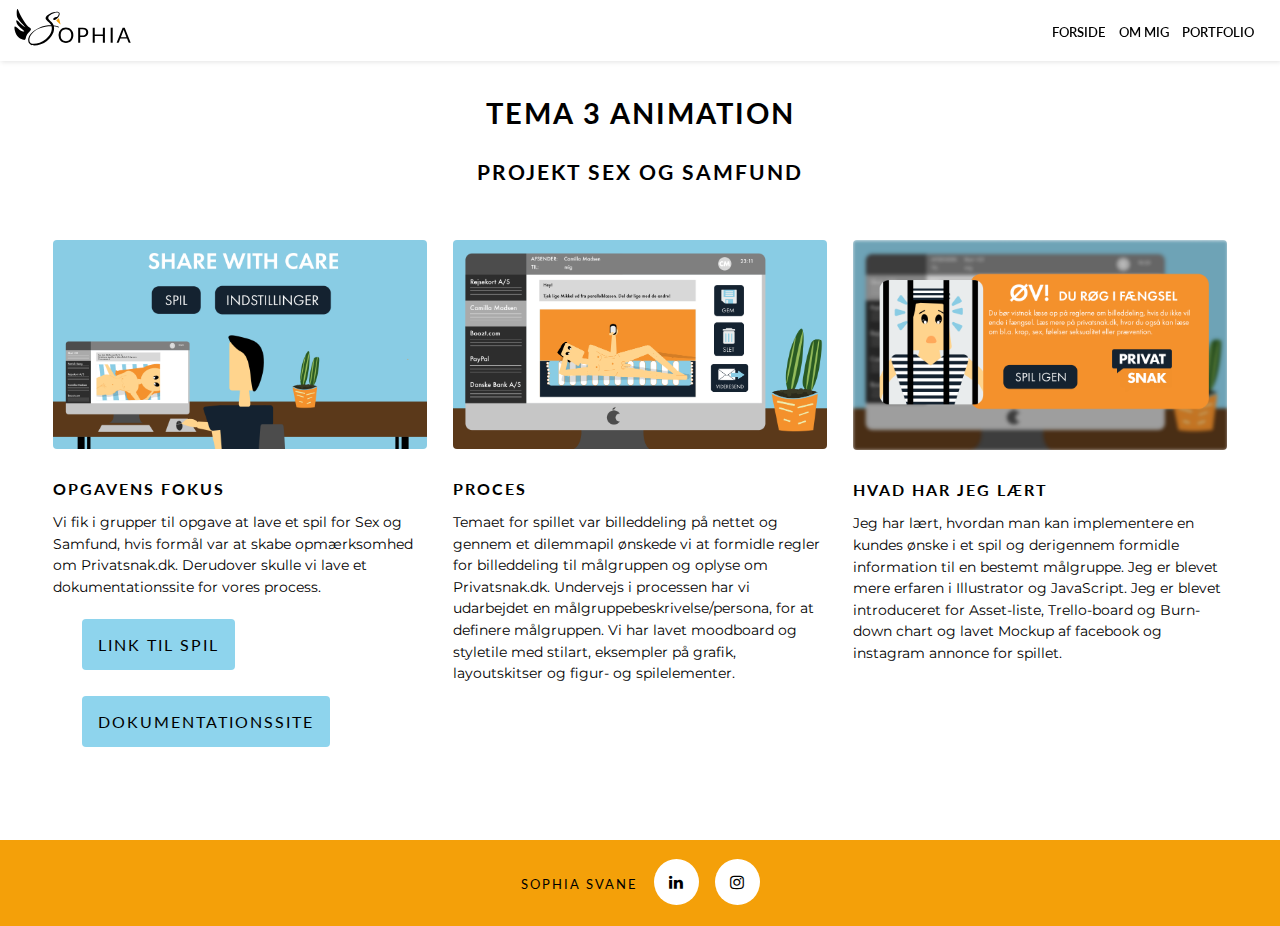
<file: sexogsamfund.html>
<!DOCTYPE html>
<html lang="da">

<head>
    <meta charset="utf-8">
    <meta name="viewport" content="width=device-width, initial-scale=1.0">
    <title>Projekt Sex og Samfund</title>
    <link rel="stylesheet" href="stylesheet.css">
    <link href="https://fonts.googleapis.com/css?family=Montserrat" rel="stylesheet">
    <link href="https://fonts.googleapis.com/css?family=Caveat" rel="stylesheet">
    <link href="https://fonts.googleapis.com/css?family=Lato" rel="stylesheet">
    <link rel="stylesheet" href="https://cdnjs.cloudflare.com/ajax/libs/font-awesome/4.7.0/css/font-awesome.min.css">

    <link rel="apple-touch-icon" sizes="152x152" href="myIcons/apple-touch-icon.png">
    <link rel="icon" type="image/png" sizes="32x32" href="myIcons/favicon-32x32.png">
    <link rel="icon" type="image/png" sizes="16x16" href="myIcons/favicon-16x16.png">
    <link rel="manifest" href="myIcons/site.webmanifest">
    <link rel="mask-icon" href="myIcons/safari-pinned-tab.svg" color="#F4A009">
    <link rel="shortcut icon" href="myIcons/favicon.ico">
    <meta name="msapplication-TileColor" content="#f4a009">
    <meta name="msapplication-config" content="myIcons/browserconfig.xml">
    <meta name="theme-color" content="#ffffff">
</head>

<body>

    <!-- MENU DESKTOP -->
    <header id="menu">
        <a id=svane_logo href="index.html#forside"></a>
        <nav class="hide_menu">
            <a href="index.html#forside">FORSIDE</a>
            <a href="index.html#om_mig">OM MIG</a>
            <a href="index.html#mit_portfolio">PORTFOLIO</a>
        </nav>

        <!-- MENU BURGER MOBIL -->

        <nav class="hide_burgermenu">
            <div id="menu_knap">☰</div>
            <ul id="menu_burger" class="hidden">
                <li><a href="index.html#forside">FORSIDE</a></li>
                <li><a href="index.html#om_mig">OM MIG</a></li>
                <li><a href="index.html#mit_portfolio">PORTFOLIO</a></li>
            </ul>
        </nav>

    </header>


    <section id="tema_3_sex_og_samfund">
        <h3>Tema 3 Animation</h3>
        <h4>Projekt Sex og Samfund</h4>

        <div class="sectionwrapper">


            <div class="column">
                <div class="top">
                    <div id="billede_tema3_projekt1">
                        <img src="materiale/tema3_projekt1.png" alt="startskaerm">
                    </div>
                </div>
                <div class="bottom">
                    <h5>Opgavens fokus</h5>
                    <p>
                        Vi fik i grupper til opgave at lave et spil for Sex og Samfund, hvis formål var at skabe opmærksomhed om Privatsnak.dk. Derudover skulle vi lave et dokumentationssite for vores process.
                    </p>
                    <div class="column_link">
                        <a href="http://sophiasvane.dk/kea/03-animation/projekt/ShareWithCare/" target="_blank">Link til spil</a>
                    </div>
                    <div class="column_link">
                        <a href="http://sophiasvane.dk/kea/03-animation/projekt/03_05_01_gruppe17_dokumentationssite/" target="_blank">Dokumentationssite</a>
                    </div>
                </div>
            </div>

            <div class="column">
                <div class="top">
                    <div id="billede_tema3_projekt2">
                        <img src="materiale/tema3_projekt2.png" alt="spilscene">
                    </div>
                </div>
                <div class="bottom">
                    <h5>Proces</h5>
                    <p>
                        Temaet for spillet var billeddeling på nettet og gennem et dilemmapil ønskede vi at formidle regler for billeddeling til målgruppen og oplyse om Privatsnak.dk. Undervejs i processen har vi udarbejdet en målgruppebeskrivelse/persona, for at definere målgruppen. Vi har lavet moodboard og styletile med stilart, eksempler på grafik, layoutskitser og figur- og spilelementer.
                    </p>
                </div>
            </div>

            <div class="column">
                <div class="top">
                    <div id="billede_tema3_projekt3">
                        <img src="materiale/tema3_projekt3.png" alt="gameover">
                    </div>
                </div>
                <div class="bottom">
                    <h5>Hvad har jeg lært</h5>
                    <p>
                        Jeg har lært, hvordan man kan implementere en kundes ønske i et spil og derigennem formidle information til en bestemt målgruppe. Jeg er blevet mere erfaren i Illustrator og JavaScript. Jeg er blevet introduceret for Asset-liste, Trello-board og Burn-down chart og lavet Mockup af facebook og instagram annonce for spillet.
                    </p>
                </div>
            </div>
        </div>

    </section>

    <footer>
        <div class="container_footer">
            <div class="column_footer">
                <p>Sophia Svane</p>
            </div>
            <div class="column_footer">
                <a href="https://www.linkedin.com/in/sophia-svane-847617128/" target="_blank" class="fa fa-linkedin"></a>
            </div>
            <div class="column_footer">
                <a href="https://www.instagram.com/sophiasvane/" target="_blank" class="fa fa-instagram"></a>
            </div>

        </div>
    </footer>

    <script src="script.js"></script>

</body>

</html>
</file>
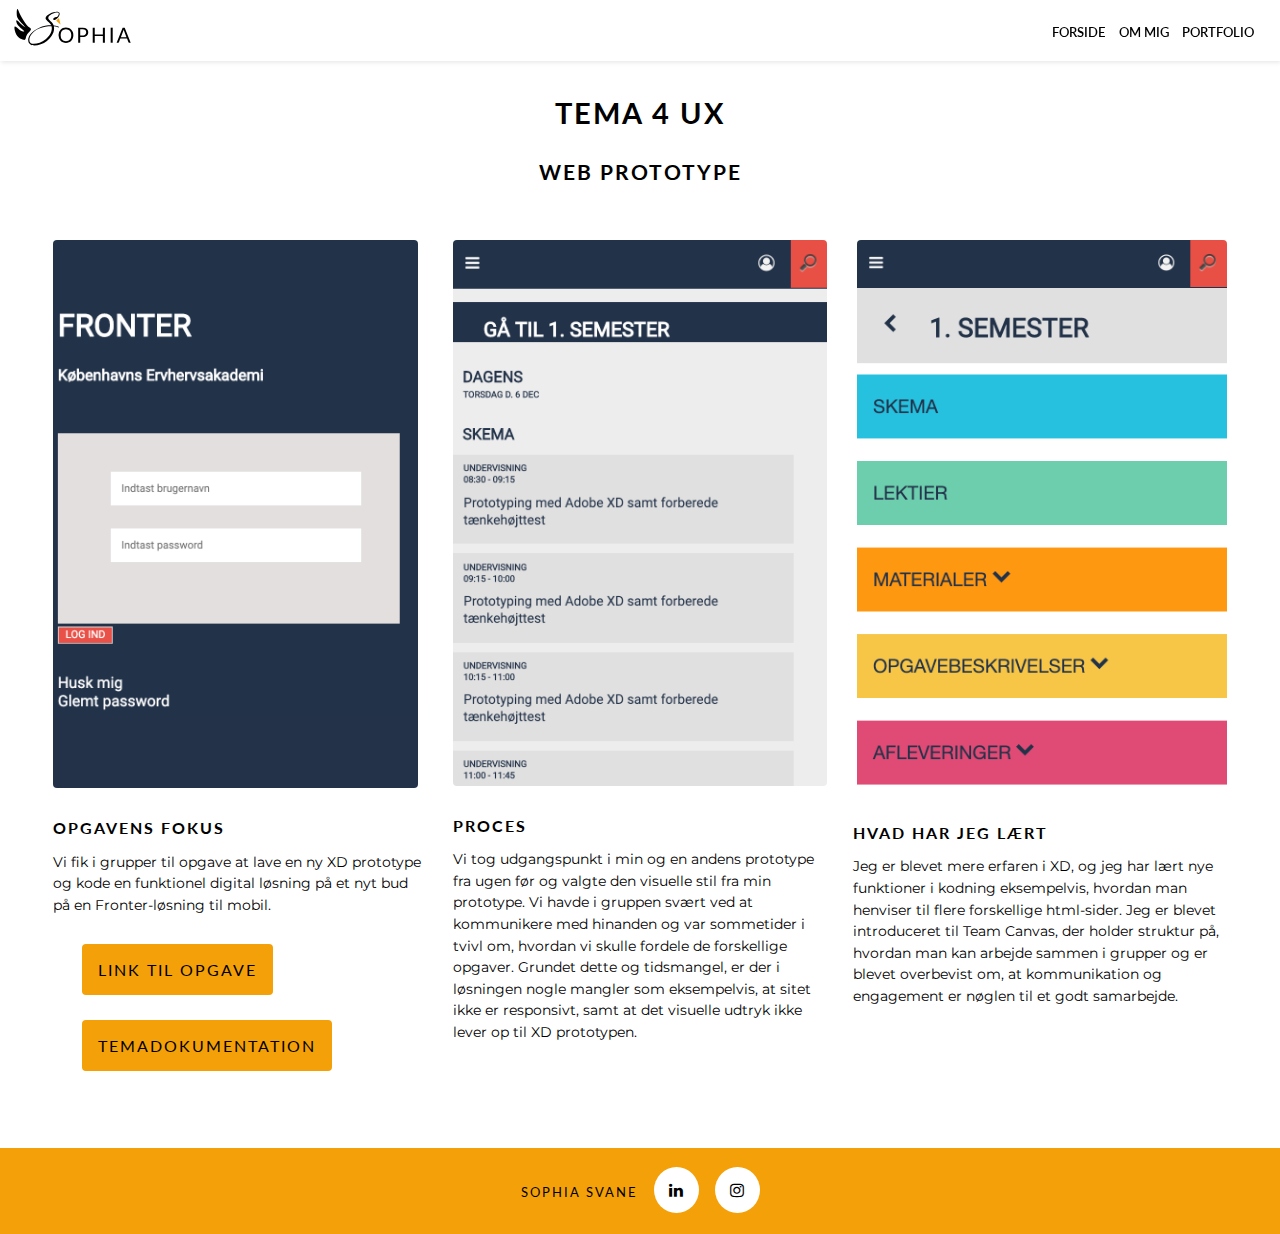
<file: webprototype.html>
<!DOCTYPE html>
<html lang="da">

<head>
    <meta charset="utf-8">
    <meta name="viewport" content="width=device-width, initial-scale=1.0">
    <title>Web prototype</title>
    <link rel="stylesheet" href="stylesheet.css">
    <link href="https://fonts.googleapis.com/css?family=Montserrat" rel="stylesheet">
    <link href="https://fonts.googleapis.com/css?family=Caveat" rel="stylesheet">
    <link href="https://fonts.googleapis.com/css?family=Lato" rel="stylesheet">
    <link rel="stylesheet" href="https://cdnjs.cloudflare.com/ajax/libs/font-awesome/4.7.0/css/font-awesome.min.css">

    <link rel="apple-touch-icon" sizes="152x152" href="myIcons/apple-touch-icon.png">
    <link rel="icon" type="image/png" sizes="32x32" href="myIcons/favicon-32x32.png">
    <link rel="icon" type="image/png" sizes="16x16" href="myIcons/favicon-16x16.png">
    <link rel="manifest" href="myIcons/site.webmanifest">
    <link rel="mask-icon" href="myIcons/safari-pinned-tab.svg" color="#F4A009">
    <link rel="shortcut icon" href="myIcons/favicon.ico">
    <meta name="msapplication-TileColor" content="#f4a009">
    <meta name="msapplication-config" content="myIcons/browserconfig.xml">
    <meta name="theme-color" content="#ffffff">
</head>

<body>

    <!-- MENU DESKTOP -->
    <header id="menu">
        <a id=svane_logo href="index.html#forside"></a>
        <nav class="hide_menu">
            <a href="index.html#forside">FORSIDE</a>
            <a href="index.html#om_mig">OM MIG</a>
            <a href="index.html#mit_portfolio">PORTFOLIO</a>
        </nav>

        <!-- MENU BURGER MOBIL -->

        <nav class="hide_burgermenu">
            <div id="menu_knap">☰</div>
            <ul id="menu_burger" class="hidden">
                <li><a href="index.html#forside">FORSIDE</a></li>
                <li><a href="index.html#om_mig">OM MIG</a></li>
                <li><a href="index.html#mit_portfolio">PORTFOLIO</a></li>
            </ul>
        </nav>

    </header>

    <section id="tema_4_prototype">
        <h3>Tema 4 UX</h3>
        <h4>Web prototype</h4>

        <div class="sectionwrapper">

            <div class="column">
                <div id="billede_tema4_web1">
                    <img src="materiale/tema4_web_01.png" alt="login">
                </div>
                <h5>Opgavens fokus</h5>
                <p>
                    Vi fik i grupper til opgave at lave en ny XD prototype og kode en funktionel digital løsning på et nyt bud på en Fronter-løsning til mobil.
                </p>

                <div class="column_link">
                    <a href="http://www.sophiasvane.dk/kea/04-ux/04_03_web_prototype/04.03.01_web_prototype/" target="_blank">Link til opgave</a>
                </div>
                <div class="column_link">
                    <a href="https://drive.google.com/file/d/1Qm375X4gB3LUEr5DMUuAYmEboHuQ49hp/view?usp=sharing" target="_blank">Temadokumentation</a>
                </div>

            </div>

            <div class="column">
                <div id="billede_tema4_web2">
                    <img src="materiale/tema4_web2.png" alt="forside">
                </div>
                <h5>Proces</h5>
                <p>
                    Vi tog udgangspunkt i min og en andens prototype fra ugen før og valgte den visuelle stil fra min prototype. Vi havde i gruppen svært ved at kommunikere med hinanden og var sommetider i tvivl om, hvordan vi skulle fordele de forskellige opgaver. Grundet dette og tidsmangel, er der i løsningen nogle mangler som eksempelvis, at sitet ikke er responsivt, samt at det visuelle udtryk ikke lever op til XD prototypen.
                </p>
            </div>

            <div class="column">
                <div id="billede_tema4_web4">
                    <img src="materiale/tema4_web4.png" alt="oversigt">
                </div>
                <h5>Hvad har jeg lært</h5>
                <p>
                    Jeg er blevet mere erfaren i XD, og jeg har lært nye funktioner i kodning eksempelvis, hvordan man henviser til flere forskellige html-sider. Jeg er blevet introduceret til Team Canvas, der holder struktur på, hvordan man kan arbejde sammen i grupper og er blevet overbevist om, at kommunikation og engagement er nøglen til et godt samarbejde.
                </p>
            </div>

        </div>
    </section>

    <footer>
        <div class="container_footer">
            <div class="column_footer">
                <p>Sophia Svane</p>
            </div>
            <div class="column_footer">
                <a href="https://www.linkedin.com/in/sophia-svane-847617128/" target="_blank" class="fa fa-linkedin"></a>
            </div>
            <div class="column_footer">
                <a href="https://www.instagram.com/sophiasvane/" target="_blank" class="fa fa-instagram"></a>
            </div>

        </div>
    </footer>

    <script src="script.js"></script>

</body>

</html>
</file>
<file: stylesheet.css>
body {
    margin: 0;
    background-color: #ffffff;
    font-family: 'Lato', sans-serif;
}

h2,
h3,
h4,
h5 {
    letter-spacing: 2px;
    text-transform: uppercase;
}

section {
    max-width: 1200px;
    margin: 0 auto;
    padding: 1.5rem 2rem 4rem 2rem;
}

.sectionwrapper {
    margin-top: 3.5rem;
}

img {
    width: 100%;
    border-radius: 4px;
}

p {
    font-family: 'Montserrat', sans-serif;
    line-height: 1.5;
    font-size: 0.9rem;
}


/********** FOOTER *********/

footer {
    padding: 1.2rem;
    background-color: #F4A009;
}

footer p {
    font-family: 'Lato', sans-serif;
    letter-spacing: 2px;
    text-transform: uppercase;
    font-size: 0.8rem;
    margin-top: 1rem;
}

.container_footer {
    display: flex;
    justify-content: center;
}

.column_footer {
    padding: 0 0.5rem 0 0.5rem;
}

.fa {
    padding: 15px;
    font-size: 30px;
    width: 15px;
    text-align: center;
    text-decoration: none;
    border-radius: 50%;
}

/* instagram */
.fa-instagram {
    background: white;
    color: black;
}

/* linkedin */
.fa-linkedin {
    background: white;
    color: black;
}

.fa-instagram:hover {
    background-image: linear-gradient(to bottom, #4c68d7, #8a3ab9, #e95950, #fbad50, #fccc63);
    color: white;
}

.fa-linkedin:hover {
    background: #007bb5;
    color: white;
}


/*********************** NORMAL MENU ***********************/

/* unvisited link */
/* visited link */
/* selected link */
header nav a:link,
header nav a:visited,
header nav a:active {
    color: black;
}

/* mouse over link */
header nav a:hover {
    color: #F4A009;

}

/* omslutter hele menubaren */
header {
    position: fixed;
    /* position: fixed gør så menuen sætter sig fast ligegylding hvor du er på siden */
    background-color: #ffffff;
    width: 100%;
    box-shadow: 1px 1px 5px #E3E3E3;

}

/* det der omslutter teksten */
header nav {
    flex-direction: column;
    margin: 1.3rem;
    text-align: right;
}

/* selve teksten */
header nav a {
    text-decoration: none;
    font-size: 0.8rem;
    font-weight: 600;
    padding: 0.3rem;
}

#svane_logo {
    background-image: url("materiale/s_logo.svg");
    background-repeat: no-repeat;
    background-size: 100%;
    width: 120px;
    height: 40px;
    margin: 0.5rem 0 0 0.8rem;
    position: absolute;
}

#svane_logo:hover {
    opacity: 0.7;
}

/*********************** BURGER MENU ***********************/

/* når burgermenuen er lukket */
.hidden {
    display: none;
}

#menu_knap {
    display: inline-block;
    padding-right: 0.5rem;
}

#menu_burger {
    list-style-type: none;
    /*  list-style-type: none gør at der ikke er punkter ud fra teksten */
    margin-top: 1.1rem;
}

#menu_burger a {
    padding-right: 0.5rem;
}

#menu_burger li {
    margin: 0.5rem;
}

/* når burgermenuen skal udskiftes til normal menu får den klassen på */
.hide_burgermenu {
    display: none;
}

#menu_knap:hover {
    color: #F4A009;
    cursor: pointer;
}

/*Når skærmen er under og max 550px skal burgermenuen vises.*/
@media only screen and (max-width:623px) {
    .hide_burgermenu {
        display: block;
    }

    .hide_menu {
        display: none;
    }
}

/*********************** FORSIDE BILLEDE/SKRIFT ***********************/

#forside {
    max-width: none;
    background-image: url("materiale/forside_splash2.png");
    background-repeat: no-repeat;
    background-size: cover;
    height: 100%;

    /* Create the parallax scrolling effect */
    background-attachment: fixed;
    background-position: center;
    background-repeat: no-repeat;
    background-size: cover;
}

#text {
    text-align: center;
    padding-top: 6rem;
    padding-bottom: 2.2rem;
}

#text h1 {
    font-size: 2rem;
    margin-bottom: 0;
    letter-spacing: 7px;
    text-transform: uppercase;
}

#text h4 {
    margin-bottom: 0;
    font-size: 1rem;
    letter-spacing: 3px;
    text-transform: uppercase;
}

@media only screen and (min-width:750px) {
    #text h1 {
        font-size: 3.5rem;
        margin-bottom: 0;
        letter-spacing: 10px;
        text-transform: uppercase;
    }

    #text {
        padding-top: 8rem;
        padding-bottom: 4rem;
    }
}

@media only screen and (max-width:1000px) {
    #forside {
        background-attachment: scroll;
    }
}

/*********************** OM MIG FORSIDE ***********************/

#om_mig {
    padding-bottom: 0;
}


#om_mig h2 {
    text-align: center;
    margin-top: 3rem;
    margin-bottom: 2rem;
}

/* tekst under portrætbillede */
#om_mig .column_narrow p {
    font-family: 'Caveat', cursive;
    font-size: 1.7rem;
    margin-top: 1.5rem;
    text-align: center;
}

/*Omslutter både column_wide og column_narrow*/
#om_mig .sectionwrapper {
    display: flex;
    /* gør så begge column ligger sig ved siden af hinanden*/
    flex-wrap: wrap;
}

/*Box med teksten om mig*/
#om_mig .column_wide {
    flex-grow: 2;
    /* gør så column_wide fylder dobbelt så meget som column_narrow */
    flex-basis: 400px;
    margin-left: 0.5rem;
    margin-right: 0.5rem;
}

/*Box/parrent til billede af mig*/
#om_mig .column_narrow {
    flex-grow: 1;
    flex-basis: 200px;
    margin-left: 0.5rem;
    margin-right: 0.5rem;
    margin-top: 1rem;
}

/*Billedet af mig*/
#potraet_billede {
    background-image: url("materiale/potraetbillede.svg");
    background-repeat: no-repeat;
    background-size: 100%;
    width: 300px;
    height: 300px;
    margin: auto;
}

/*********************** @MEDIA --- OM MIG FORSIDE ***********************/

/*Når skærmen er over 844px har jeg tilføjet ekstra padding i højre side på boxen med tekst for at lave mellemrum mellem tekst og billede*/
@media only screen and (min-width:844px) {
    #om_mig .column_wide {
        padding-right: 2rem;
        padding-top: 1rem;
    }
}

/*********************** PORTFOLIO BOXE FORSIDE ***********************/

#mit_portfolio h2 {
    text-align: center;
    margin-top: 3rem;
    margin-bottom: 2rem;
}

/*Overskrift i boxene*/
#mit_portfolio h4 {
    text-align: center;
    font-size: 1.4rem;
    margin-top: 5.5rem;
    margin-bottom: auto;
}

/*Skrift i boxene*/
#mit_portfolio h5 {
    text-align: center;
    font-size: 1.05rem;
    margin-top: 2rem;

}

#mit_portfolio .sectionwrapper {
    display: flex;
    flex-wrap: wrap;
}

/*parrent til de mange boxe*/
#mit_portfolio .container {
    display: flex;
    flex-wrap: wrap;
    width: 100%;
}

/*boxene hvori der skal stå de forskellige opgaver, som du kan trykke dig ind på*/
.box {
    height: 260px;
    width: 260px;

    background-color: #F4A009;
    flex-grow: 1;
    margin: 14px;
    border-radius: 4px;
}

#box1 {
    background-color: #E692D9;
}

#box1:hover {
    background-color: #BA76B0;

}

#box2 {
    background-color: #FFC810;
}

#box2:hover {
    background-color: #FFB500;
}

#box3 {
    background-color: #5474A6;
}

#box3:hover {
    background-color: #455F87;
}

#box4 {
    background-color: #98A61D;
}

#box4:hover {
    background-color: #707A16;
}

#box5 {
    background-color: #8ED4ED;
}

#box5:hover {
    background-color: #6DABBF;
}

#box6 {
    background-color: #FF5F54;
}

#box6:hover {
    background-color: #D64942;
}

#box7 {
    background-color: #F4A009;
}

#box7:hover {
    background-color: #E39108;
}

#box8 {
    background-color: #B9D6CC;
}

#box8:hover {
    background-color: #A3BDB4;
}


/* unvisited link */
/* visited link */
/* selected link */
#mit_portfolio a,
#mit_portfolio a:link,
#mit_portfolio a:visited,
#mit_portfolio a:active {
    text-decoration: none;
    color: black;
}

/*********************** ALLE PORTFOLIO SIDER ***********************/


/* Boks med link til de forskellige opgaver*/
/* unvisited link */
/* visited link */
/* selected link */
.column_link a:link,
.column_link a:visited {
    text-decoration: none;
    text-align: center;
    font-size: 1rem;
    margin: 1rem;
    padding: 1rem;
    color: black;
    border-radius: 4px;

    font-family: 'Lato', sans-serif;
    letter-spacing: 2px;
    text-transform: uppercase;
}

.column_link a:active {
    text-decoration: none;
    color: black;

}

.column_link {
    list-style-type: none;
    padding: 0.8rem;
}


h3 {
    text-align: center;
    margin-top: 4.5rem;
    font-size: 1.8rem;
}

h4 {
    text-align: center;
    font-size: 1.3rem;
    margin-bottom: 3rem;
}

h5 {
    font-size: 1rem;
    margin-bottom: 0;
}


/* giver mellemrum mellem billedet der ligger under */
#billede_tema1_responsive2,
#billede_tema1_responsive4,
#billede_tema2_pilot1,
#billede_tema2_redesign2,
#billede_tema3_animation2,
#tema4_keatlogo {
    padding-bottom: 0.5rem;
}

/* giver mellemrum mellem billedet der ligger over */
#billede_tema2_pilot2,
#billede_tema2_redesign3,
#tema4_keatlogo {
    padding-top: 0.5rem;
}


/*********************** TEMA 1 RESPONSIVE SITE ***********************/

#tema_1_responsivesite .column_link {
    margin-top: 1rem;
    margin-bottom: 1rem;
}

.container_tema1_top {
    display: flex;
    flex-wrap: wrap;
}

.column_tema1_left {
    flex-grow: 1;
    flex-basis: 300px;

    display: flex;
    flex-direction: column;
}

.column_tema1_right {
    flex-grow: 1;
    flex-basis: 300px;

    display: flex;
    flex-direction: column;
}

.column1_tema1_left {
    flex-grow: 2;
    flex-basis: 300px;

    display: flex;
    flex-direction: column;
}

.column2_tema1_right {
    flex-grow: 1;
    flex-basis: 300px;

    display: flex;
    flex-direction: column;
}

#tema_1_responsivesite .column_link a:link,
#tema_1_responsivesite .column_link a:visited {
    background-color: #E692D9;
}

#tema_1_responsivesite .column_link a:hover {
    background-color: #BA76B0;
}


@media only screen and (min-width:648px) {

    .column_tema1_left,
    .column_tema1_right {
        margin-left: 1rem;
        margin-right: 1rem;
    }

    .column1_tema1_left {
        margin-left: 1rem;
        margin-right: 3rem;
    }

    .column1_tema1_right {
        margin-left: 2rem;
    }

    .column_tema1_right h5 {
        margin-top: 0;
    }
}

.container_tema1_bottom {
    display: flex;
    flex-wrap: wrap;
}

.column_tema1_1 {
    flex-grow: 7;
    flex-basis: 400px;

    display: flex;
    flex-direction: column;
}

.column_tema1_2 {
    flex-grow: 2.2;
    flex-basis: 200px;

    display: flex;
    flex-direction: column;
}


@media only screen and (min-width: 648px) {

    #billede_tema1_responsive2,
    #billede_tema1_responsive4 {
        margin-left: 4rem;
        margin-right: 4rem;
        margin-top: 2rem;
        margin-bottom: 2rem;
    }

    #billede_tema1_responsive4 {
        margin-top: 2rem;
        margin-bottom: 2rem;
        margin-left: 2rem;
        margin-right: 4rem;
    }
}

@media only screen and (max-width: 648px) {

    #billede_tema1_responsive2,
    #billede_tema1_responsive4 {
        margin-top: 0.5rem;
        margin-bottom: 0.5rem;
    }
}

@media only screen and (min-width:1130px) {
    #tema_1_responsivesite .column_link {
        margin-top: 2.5rem;
    }
}

/*********************** TEMA 2 PILOTOPGAVE ***********************/

#tema_2_pilotopgave .column_link {
    margin-top: 2rem;
    margin-bottom: 1rem;
}

#tema_2_pilotopgave .sectionwrapper {
    display: flex;
    flex-wrap: wrap;
}

#tema_2_pilotopgave .column {
    flex-grow: 1;
    flex-basis: 350px;

    display: flex;
    flex-direction: column;
}

#tema_2_pilotopgave .column_link a:link,
#tema_2_pilotopgave .column_link a:visited {
    background-color: #FFC810;
}

#tema_2_pilotopgave .column_link a:hover {
    background-color: #FFB500;
}

#video_pilotprojekt .video {
    width: 340px;
    height: 191px;
    border: 0px;
}

@media only screen and (min-width: 1210px) {

    #video_pilotprojekt .video {
        width: 367px;
        height: 206px;
    }
}

@media only screen and (min-width:1130px) {
    #tema_2_pilotopgave .column_link {
        margin-top: 2.5rem;
    }
}

/*********************** TEMA 2 REDESIGN ***********************/


.column1,
.column2 {
    display: flex;
    flex-wrap: wrap;
}

#tema_2_redesign .top {
    flex-grow: 3;
    /*Den skal fylde tre gange så meget som bottom*/
    flex-basis: 400px;
    /*betyder at billedet skal være minimum 450px for at top og bottom ligger sig ved siden af hinanden.*/
}

#tema_2_redesign .bottom {
    flex-grow: 1;
    flex-basis: 400px;
}


#tema_2_redesign .top2 {
    flex-grow: 1;
    /*Den skal fylde tre gange så meget som bottom*/
    flex-basis: 350px;
    /*betyder at billedet skal være minimum 450px for at top og bottom ligger sig ved siden af hinanden.*/
}

#tema_2_redesign .bottom2 {
    flex-grow: 16;
    flex-basis: 400px;
}


#tema_2_redesign .column_link {
    margin-top: 1.8rem;
    margin-bottom: 1.8rem;
}

#tema_2_redesign .column_link a:link,
#tema_2_redesign .column_link a:visited {
    background-color: #5474A6;
}

#tema_2_redesign .column_link a:hover {
    background-color: #455F87;
}

@media only screen and (min-width:848px) {

    #tema_2_redesign .top,
    #tema_2_redesign .bottom {
        margin-left: 1rem;
        margin-right: 1rem;
    }

    #tema_2_redesign h5 {
        margin-top: 0;
    }

    #tema_2_redesign .top2 {
        margin-left: 2rem;
        margin-right: 2rem;
    }

    #tema_2_redesign .column1 {
        margin-bottom: 2rem;
    }

    #tema_2_redesign .column2 {
        margin-top: 2rem;
    }
}

/*********************** TEMA 3 ANIMATION ***********************/

#tema_3_animationsopgave .sectionwrapper {
    display: flex;
    flex-wrap: wrap;
}

#tema_3_animationsopgave .column {
    flex-grow: 1;
    flex-basis: 300px;
    display: flex;
    flex-direction: column;
}


#tema_3_animationsopgave .column_link {
    margin-top: 1.5rem;
    margin-bottom: 1.5rem;

}

#tema_3_animationsopgave .column_link a:link,
#tema_3_animationsopgave .column_link a:visited {
    background-color: #98A61D;
}

#tema_3_animationsopgave .column_link a:hover {
    background-color: #707A16;
}

@media only screen and (min-width:1041px) {
    #under_zebra h5 {
        margin-top: 1rem;
    }

    #billede_tema3_animation2,
    #billede_tema3_animation1 {
        margin-top: 1.5rem;
        margin-bottom: 0.2rem;
    }
}

/******* ZEBRA SPRITE *****/

#zebra_sprite {
    animation: zebra_er_glad;
    animation-duration: 2s;
    animation-iteration-count: infinite;
    animation-timing-function: steps(3);
    background-image: url(materiale/sprite_med_zebra.svg);
    background-size: 300% 100%;
    width: 260px;
    height: 260px;
    top: 20vw;
    left: 50vw;
    margin: auto;

}


@keyframes zebra_er_glad {
    0% {
        background-position: 0 0;
    }

    100% {
        background-position: -300%;
    }
}

/*********************** TEMA 3 SEX OG SAMFUND ***********************/

#tema_3_sex_og_samfund .sectionwrapper {
    display: flex;
    flex-wrap: wrap;
}

#tema_3_sex_og_samfund .column {
    flex-grow: 1;
    flex-basis: 350px;

    display: flex;
    flex-direction: column;
}

#tema_3_sex_og_samfund .column_link {
    margin-top: 1.5rem;
    margin-bottom: 2rem;
}

#tema_3_sex_og_samfund .column_link a:link,
#tema_3_sex_og_samfund .column_link a:visited {
    background-color: #8ED4ED;
}

#tema_3_sex_og_samfund .column_link a:hover {
    background-color: #6DABBF;
}

/*********************** TEMA 4 DESIGN SPRINT ***********************/

#tema_4_design_sprint .column_link {
    margin-top: 1rem;
    margin-bottom: 1rem;

}

#tema_4_design_sprint .sectionwrapper {
    display: flex;
    flex-wrap: wrap;
}

#tema_4_design_sprint .column {
    flex-grow: 1;
    flex-basis: 350px;

    display: flex;
    flex-direction: column;
}

#tema_4_design_sprint .column_link a:link,
#tema_4_design_sprint .column_link a:visited {
    background-color: #FF5F54;
}

#tema_4_design_sprint .column_link a:hover {
    background-color: #D64942;
}

/*******************************************************/

.sectionwrapper_designsprint {
    display: flex;
    flex-wrap: wrap;
}

.column_lang {
    flex-grow: 3.3;
    flex-basis: 260px;

    display: flex;
    flex-direction: column;
}

.column_kort {
    flex-grow: 1;
    flex-basis: 260px;

    display: flex;
    flex-direction: column;
}

/*********************** TEMA 4 WEB PROTOTYPE ***********************/

#tema_4_prototype .sectionwrapper {
    display: flex;
    flex-wrap: wrap;
}

#tema_4_prototype .column {
    flex-grow: 1;
    flex-basis: 350px;

    display: flex;
    flex-direction: column;
}

#tema_4_prototype .column_link a:link,
#tema_4_prototype .column_link a:visited {
    background-color: #F4A009;
}

#tema_4_prototype .column_link a:hover {
    background-color: #E39108;
}

#tema_4_prototype .column_link {
    margin-top: 1rem;
    margin-bottom: 1rem;

}

/*********************** TEMA 4 NATIVE APP ***********************/

#tema_4_native_app .sectionwrapper {
    display: flex;
    flex-wrap: wrap;
}

#tema_4_native_app .column {
    flex-grow: 1;
    flex-basis: 350px;

    display: flex;
    flex-direction: column;
}

#tema4_keatlogo {
    margin-top: 1rem;
    margin-bottom: 2rem;
}

#tema_4_native_app .column_link a:link,
#tema_4_native_app .column_link a:visited {
    background-color: #B9D6CC;
}

#tema_4_native_app .column_link a:hover {
    background-color: #A3BDB4;
}

#tema_4_native_app .column_link {
    margin-top: 1rem;
    margin-bottom: 1rem;

}

/*********************** BOTTOM MEDIA ***********************/

/* mellemrum mellem de 3 kolonner når de ligger ved siden af hinanden i fuld skærm */
@media only screen and (min-width:750px) {

    .column {
        margin-left: 0.8rem;
        margin-right: 0.8rem;
    }

    #tema_4_design_sprint .column_lang {
        margin-left: 1.8rem;
    }
}


/*når skærmen er max 880px*/
@media only screen and (max-width:880px) {

    #tema4_native3,
    #billede_tema2_pilot1,
    #billede_tema3_projekt3,
    #billede_tema4_designsprint2,
    #billede_tema4_web2,
    #billede_tema4_web4 {
        margin-top: 1rem;
    }

    #billede_tema3_animation2 {
        padding-top: 2rem;
    }
}

@media only screen and (min-width:880px) {

    /* tema 2 pilotprojekt. Så teksten bliver lidt længere så den passer med de andre tekstbokse*/
    #bottom1 {
        margin-right: 2rem;
    }

    /*gør at billederne i fuld skrærm ikke er så store*/
    #tema4_native1,
    #tema4_native2,
    #tema4_native3,
    #tema4_keatlogo {
        margin-left: 2rem;
        margin-right: 2rem;
    }

    #tema4_keatlogo {
        margin-right: 3.5rem;
        margin-top: 2rem;
    }

    .designsprint_h5 h5 {
        margin-top: 0;
    }

    #billede_tema4_designsprint1,
    #billede_tema4_designsprint2 {
        margin-left: 1rem;
        margin-right: 1rem;
    }

    .sectionwrapper_designsprint {
        margin-top: 2rem;
    }

    #billede_tema4_web4 {
        padding-top: 0;
    }

    #billede_tema4_web4 {
        margin-left: 0.28rem;
    }

    #billede_tema4_web1 {
        margin-right: 0.6rem;
    }
}
</file>
